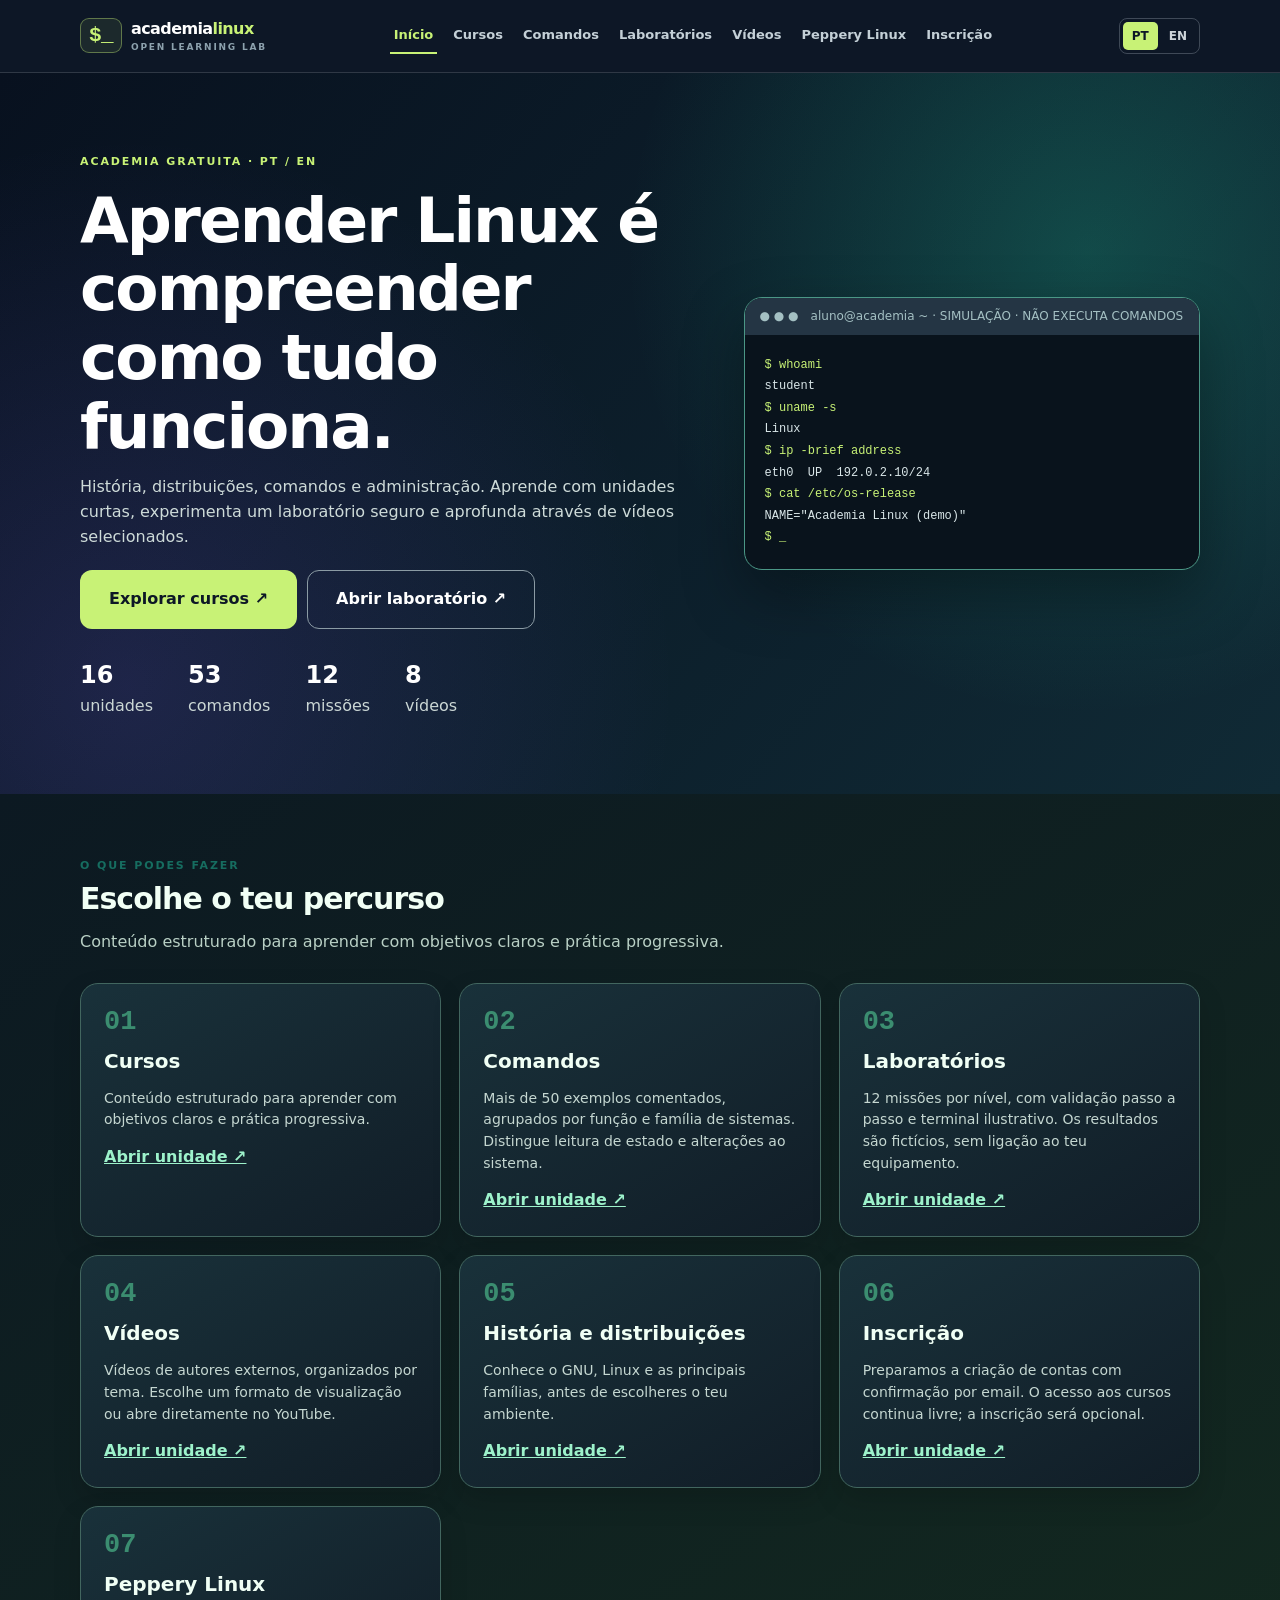
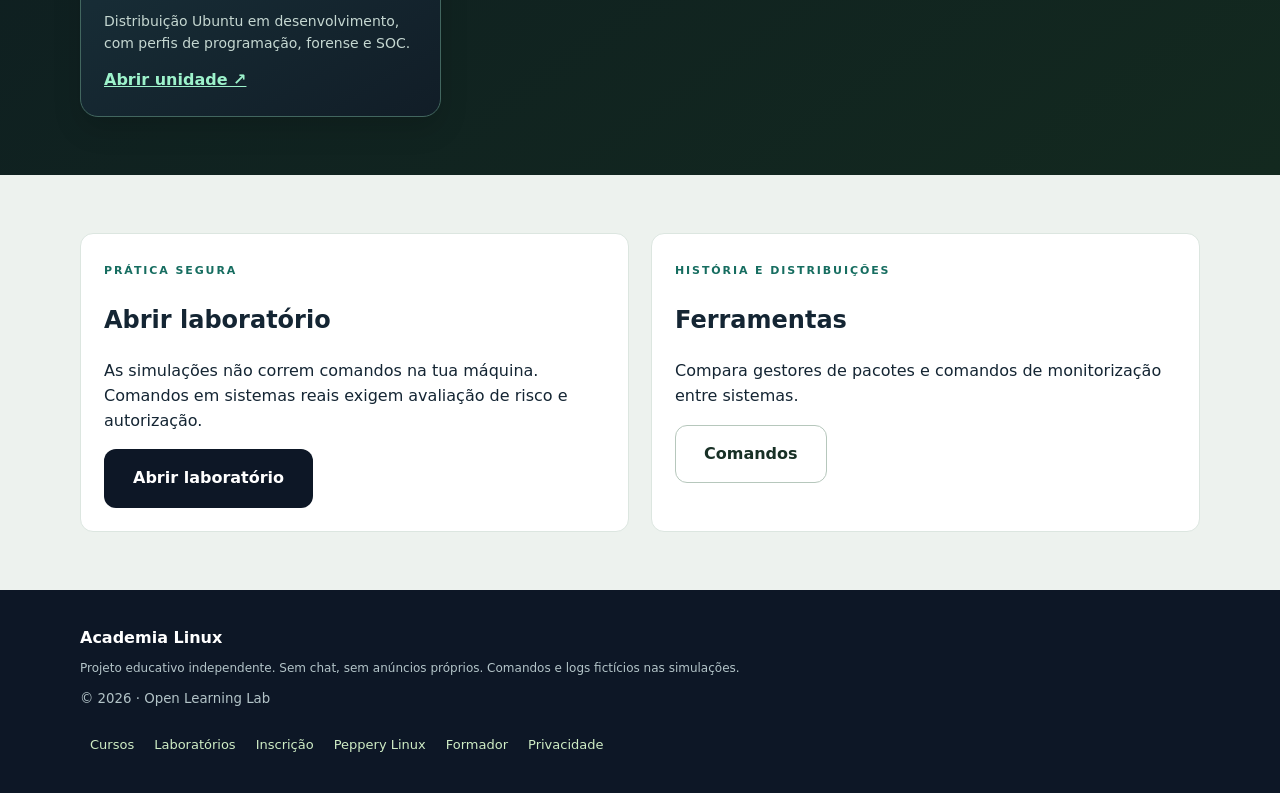
<file: index.html>
<!doctype html>
<html lang="pt-PT">
<head>
<meta charset="utf-8">
<meta name="viewport" content="width=device-width, initial-scale=1">
<meta name="theme-color" content="#0d1726">
<meta name="description" content="Início da Academia Linux: cursos, comandos, laboratórios e vídeos, em português e inglês.">
<meta name="color-scheme" content="light">
<title>Academia Linux — Aprender e praticar Linux</title>
<link rel="icon" type="image/svg+xml" href="favicon.svg">
<link rel="stylesheet" href="portal.css">
<script src="curriculum.js" defer></script>
<script src="conteudos-extra.js" defer></script>
<script src="portal.js" defer></script>
</head>
<body data-page="home">
<div id="app"><noscript>Para utilizar a Academia Linux, ativa JavaScript / Please enable JavaScript to access the academy.</noscript></div>
</body>
</html>
</file>
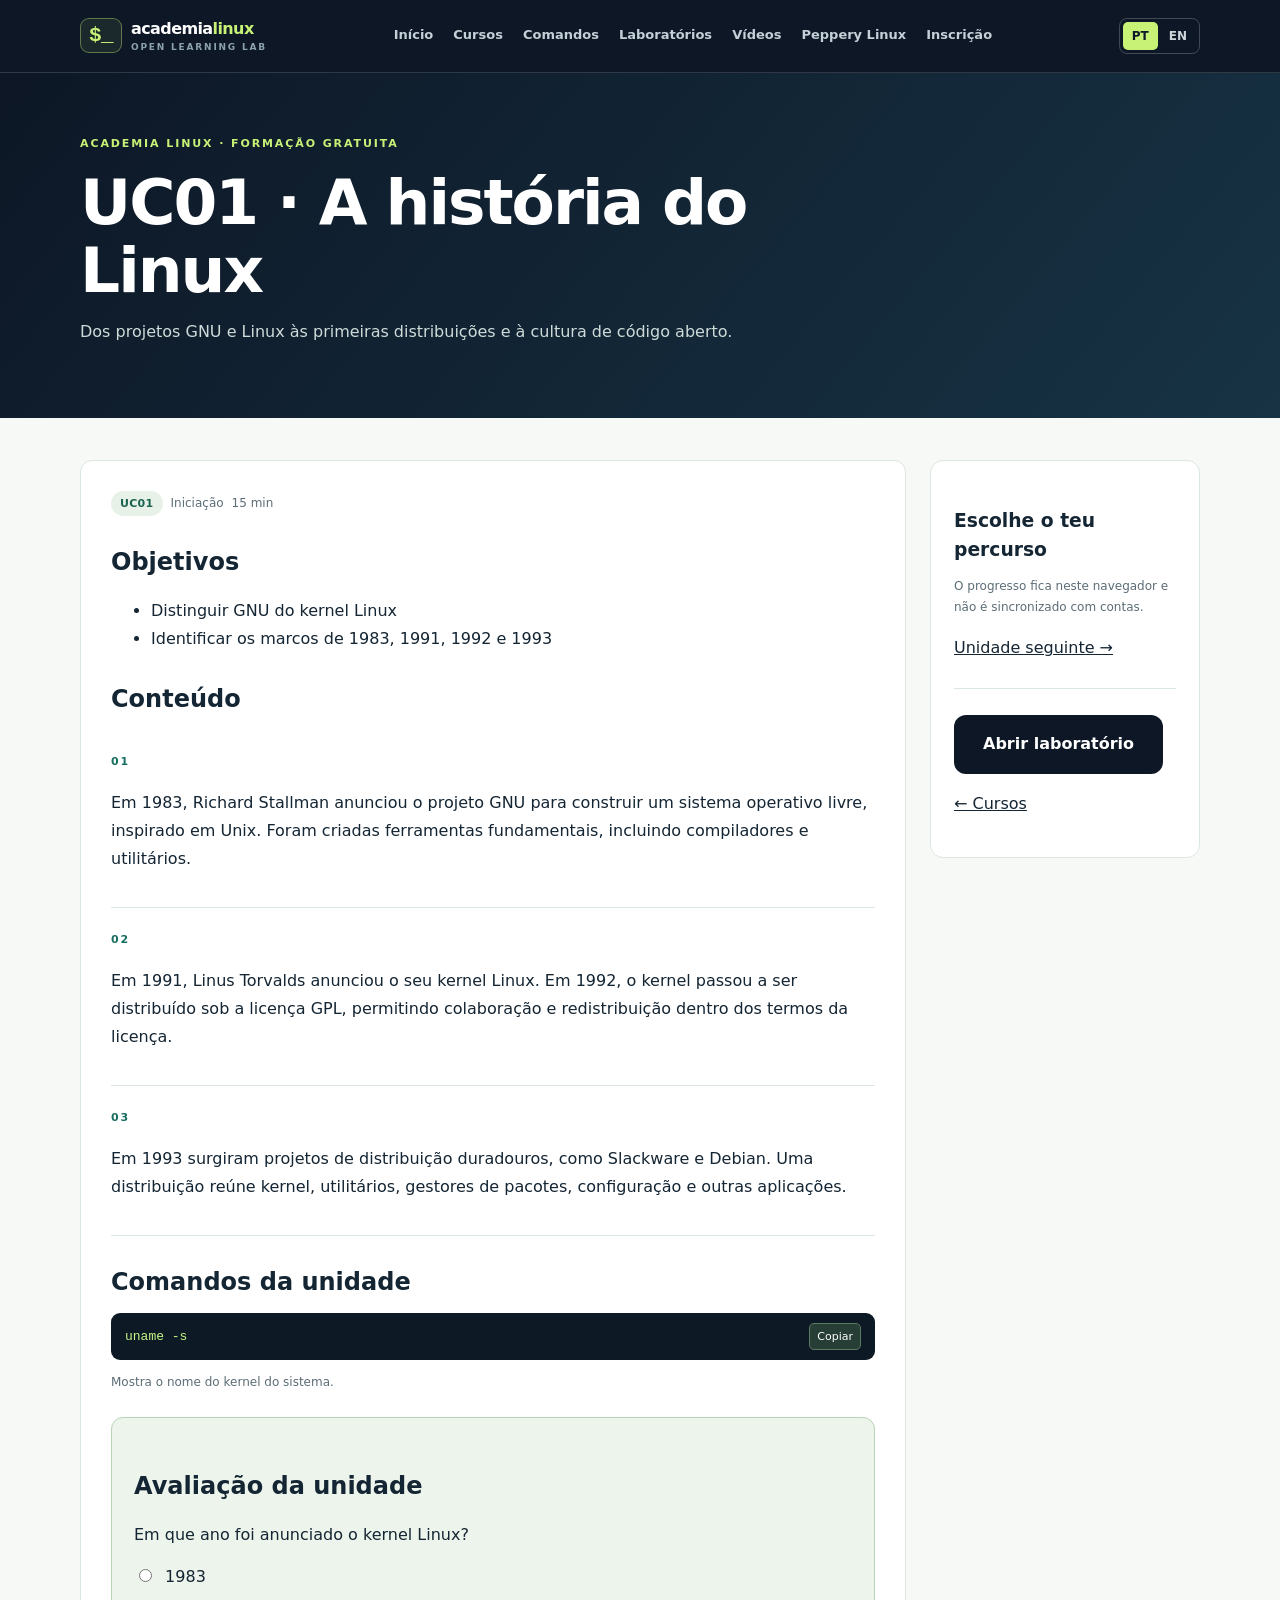
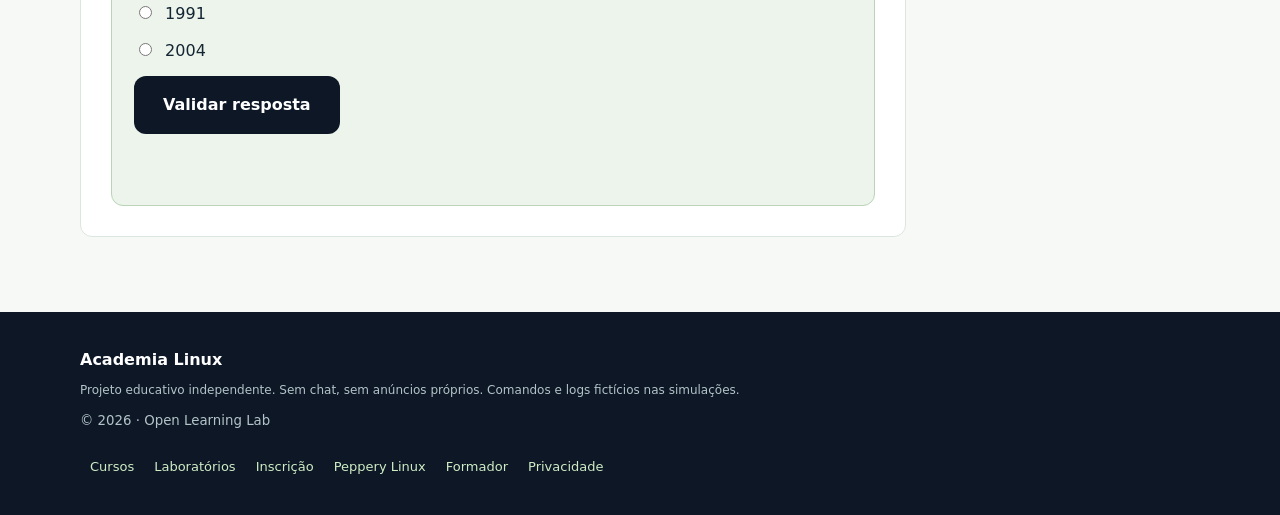
<file: aula.html>
<!doctype html>
<html lang="pt-PT">
<head>
<meta charset="utf-8">
<meta name="viewport" content="width=device-width, initial-scale=1">
<meta name="theme-color" content="#0d1726">
<meta name="description" content="Aulas Linux com conteúdos, comandos, documentação e questões de avaliação.">
<meta name="color-scheme" content="light">
<title>Unidade de aprendizagem | Academia Linux</title>
<link rel="icon" type="image/svg+xml" href="favicon.svg">
<link rel="stylesheet" href="portal.css">
<script src="curriculum.js" defer></script>
<script src="conteudos-extra.js" defer></script>
<script src="portal.js" defer></script>
<script src="study-tracker.js" defer></script>
<script src="auth-config.js" defer></script>
<script src="member-access.js" defer></script>
</head>
<body data-page="lesson">
<div id="app"><noscript>Para utilizar a Academia Linux, ativa JavaScript / Please enable JavaScript to access the academy.</noscript></div>
</body>
</html>
</file>
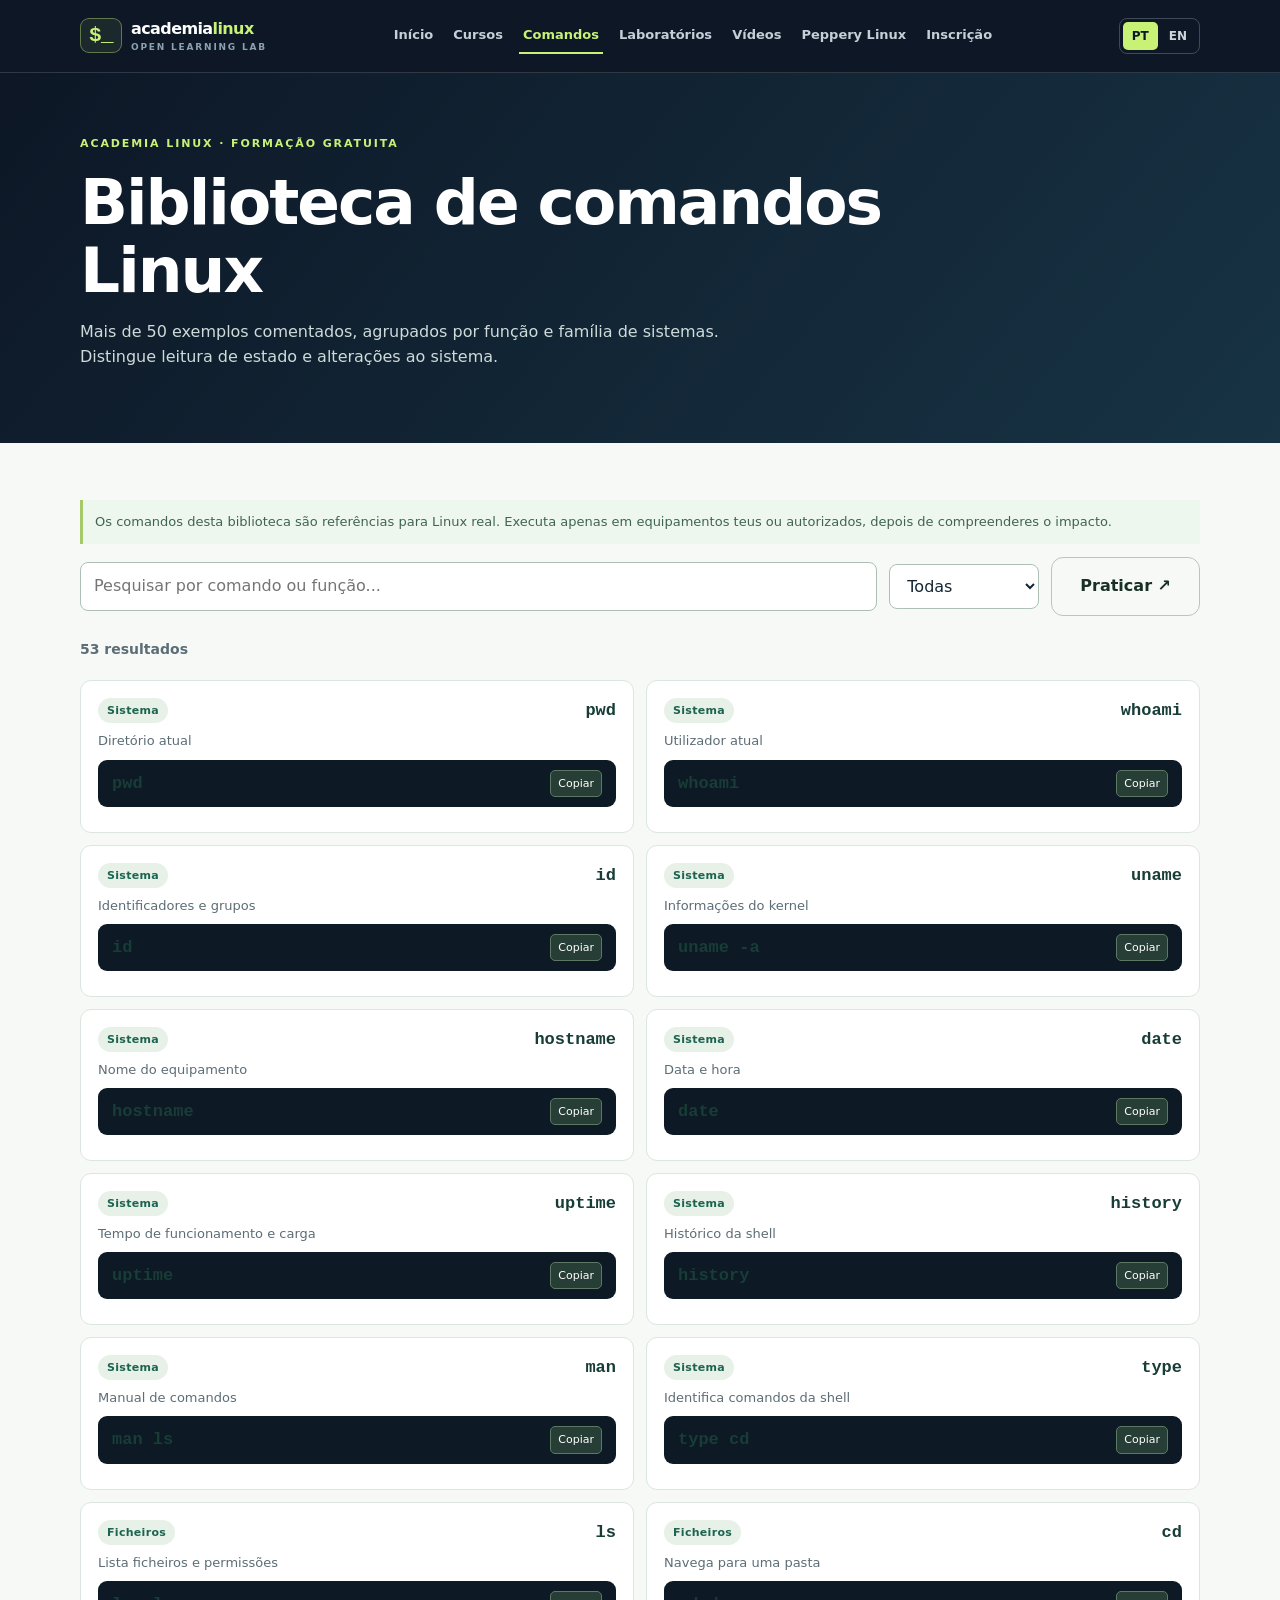
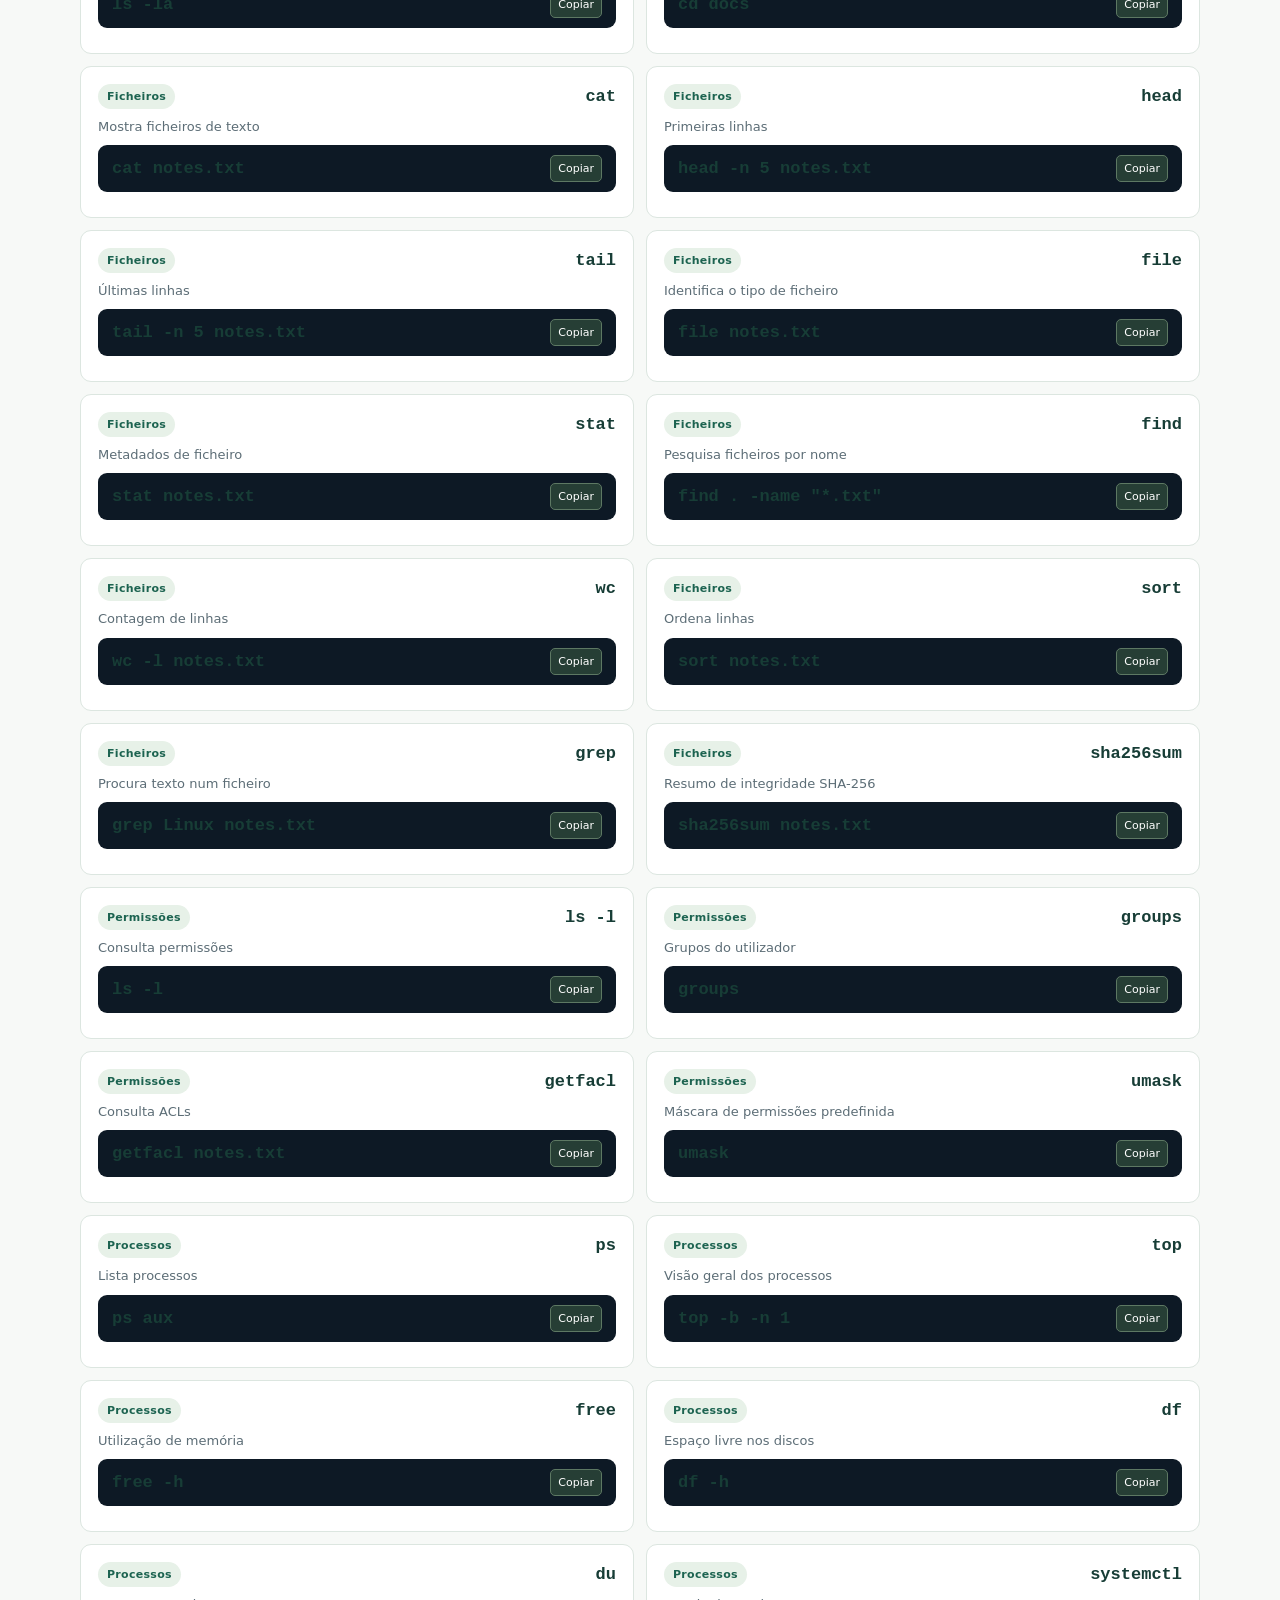
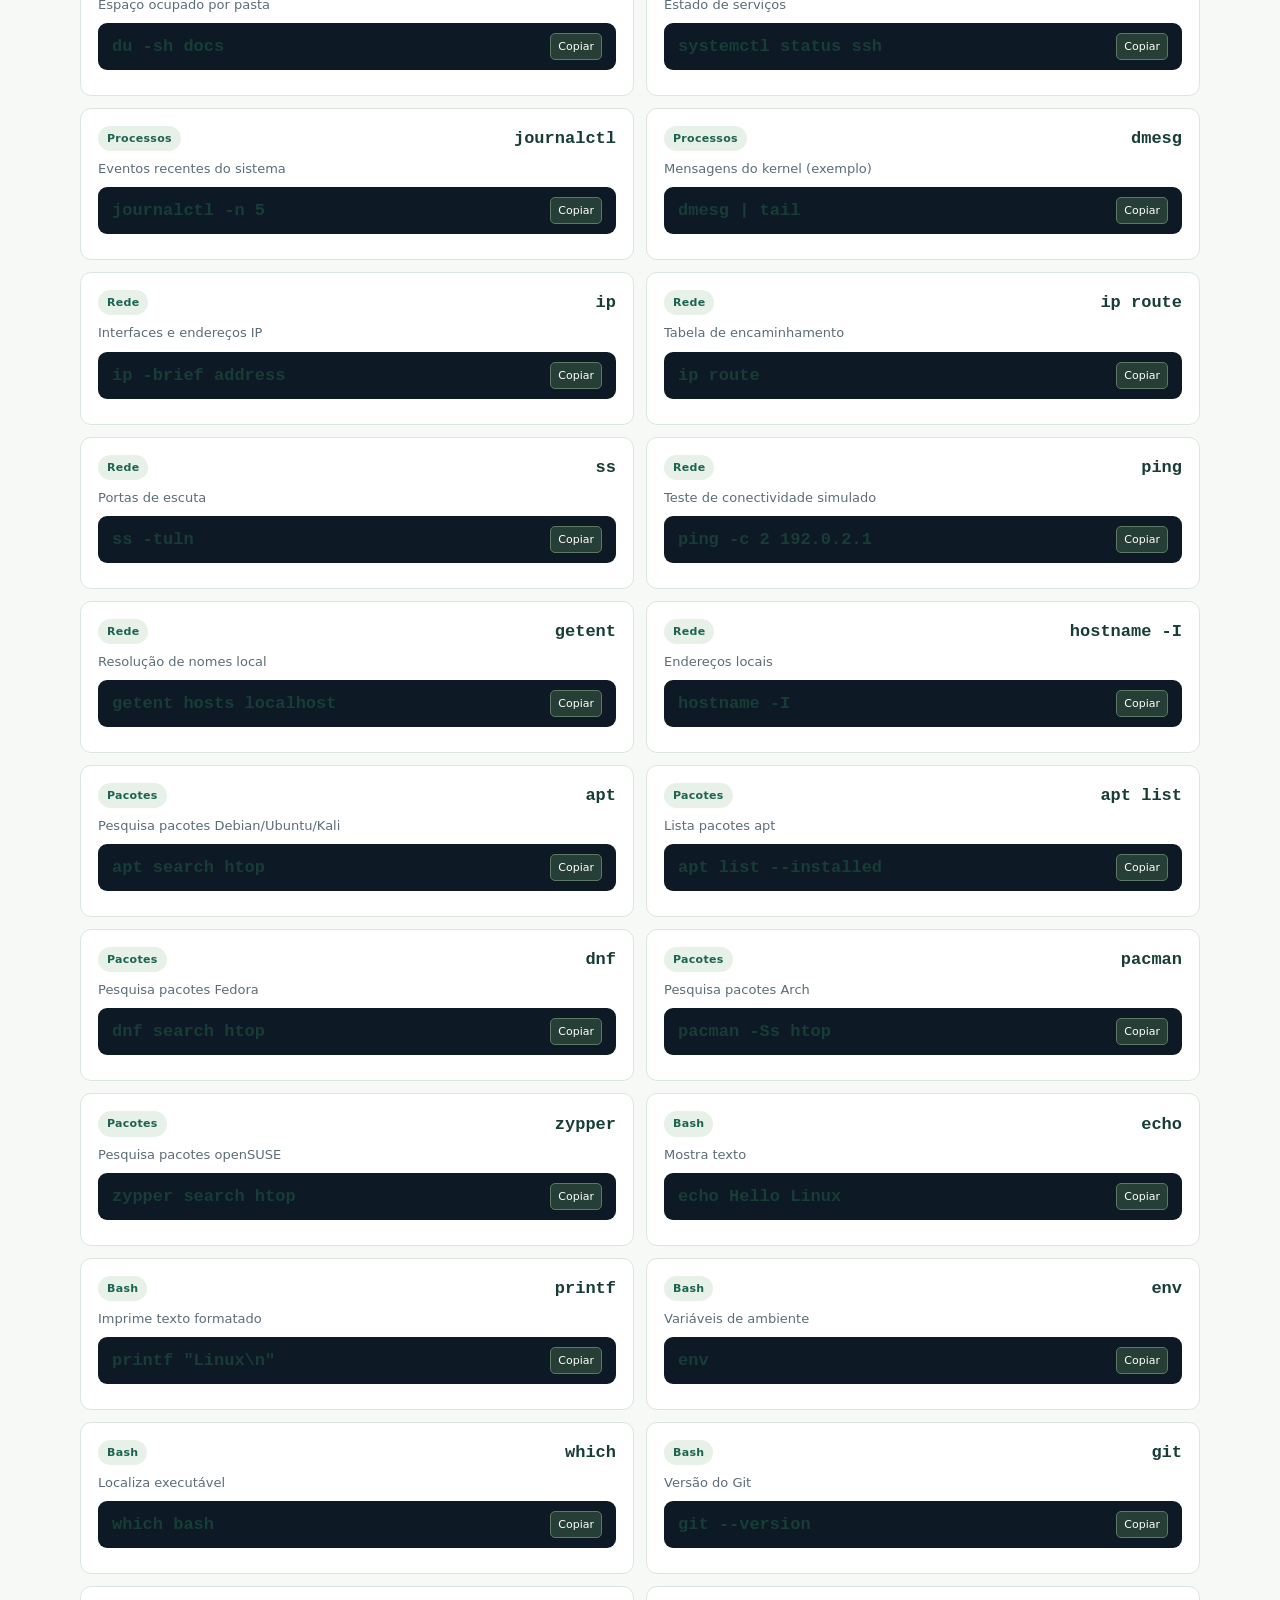
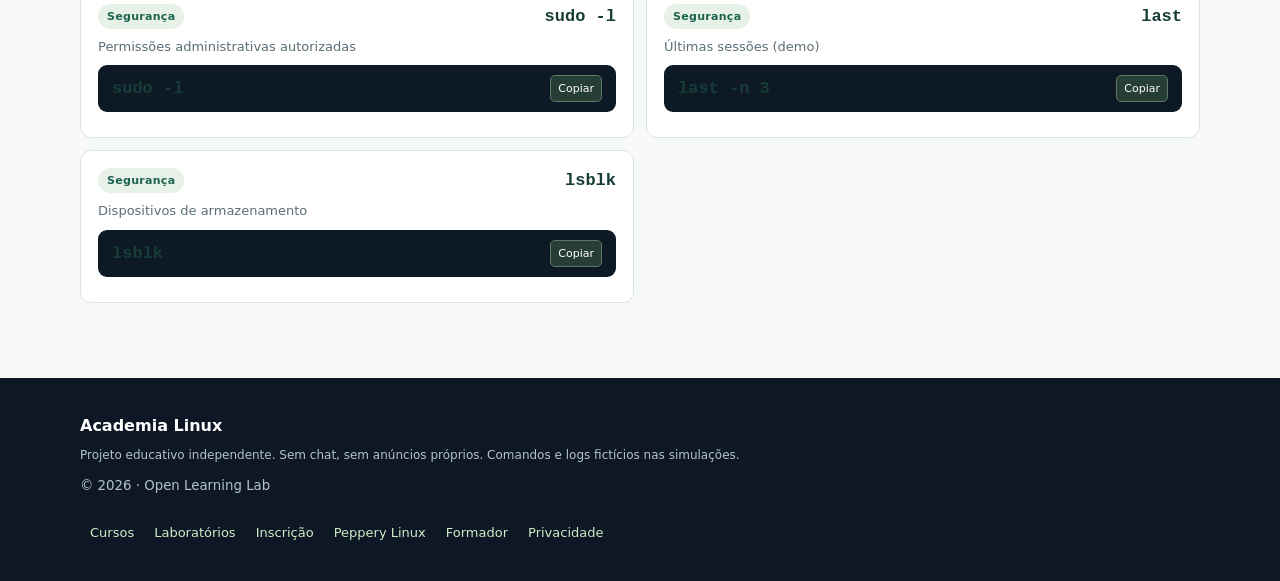
<file: comandos.html>
<!doctype html>
<html lang="pt-PT">
<head>
<meta charset="utf-8">
<meta name="viewport" content="width=device-width, initial-scale=1">
<meta name="theme-color" content="#0d1726">
<meta name="description" content="Biblioteca de mais de 50 comandos Linux com exemplos, pesquisa e explicações.">
<meta name="color-scheme" content="light">
<title>Comandos Linux | Academia Linux</title>
<link rel="icon" type="image/svg+xml" href="favicon.svg">
<link rel="stylesheet" href="portal.css">
<script src="curriculum.js" defer></script>
<script src="conteudos-extra.js" defer></script>
<script src="portal.js" defer></script>
</head>
<body data-page="commands">
<div id="app"><noscript>Para utilizar a Academia Linux, ativa JavaScript / Please enable JavaScript to access the academy.</noscript></div>
</body>
</html>
</file>
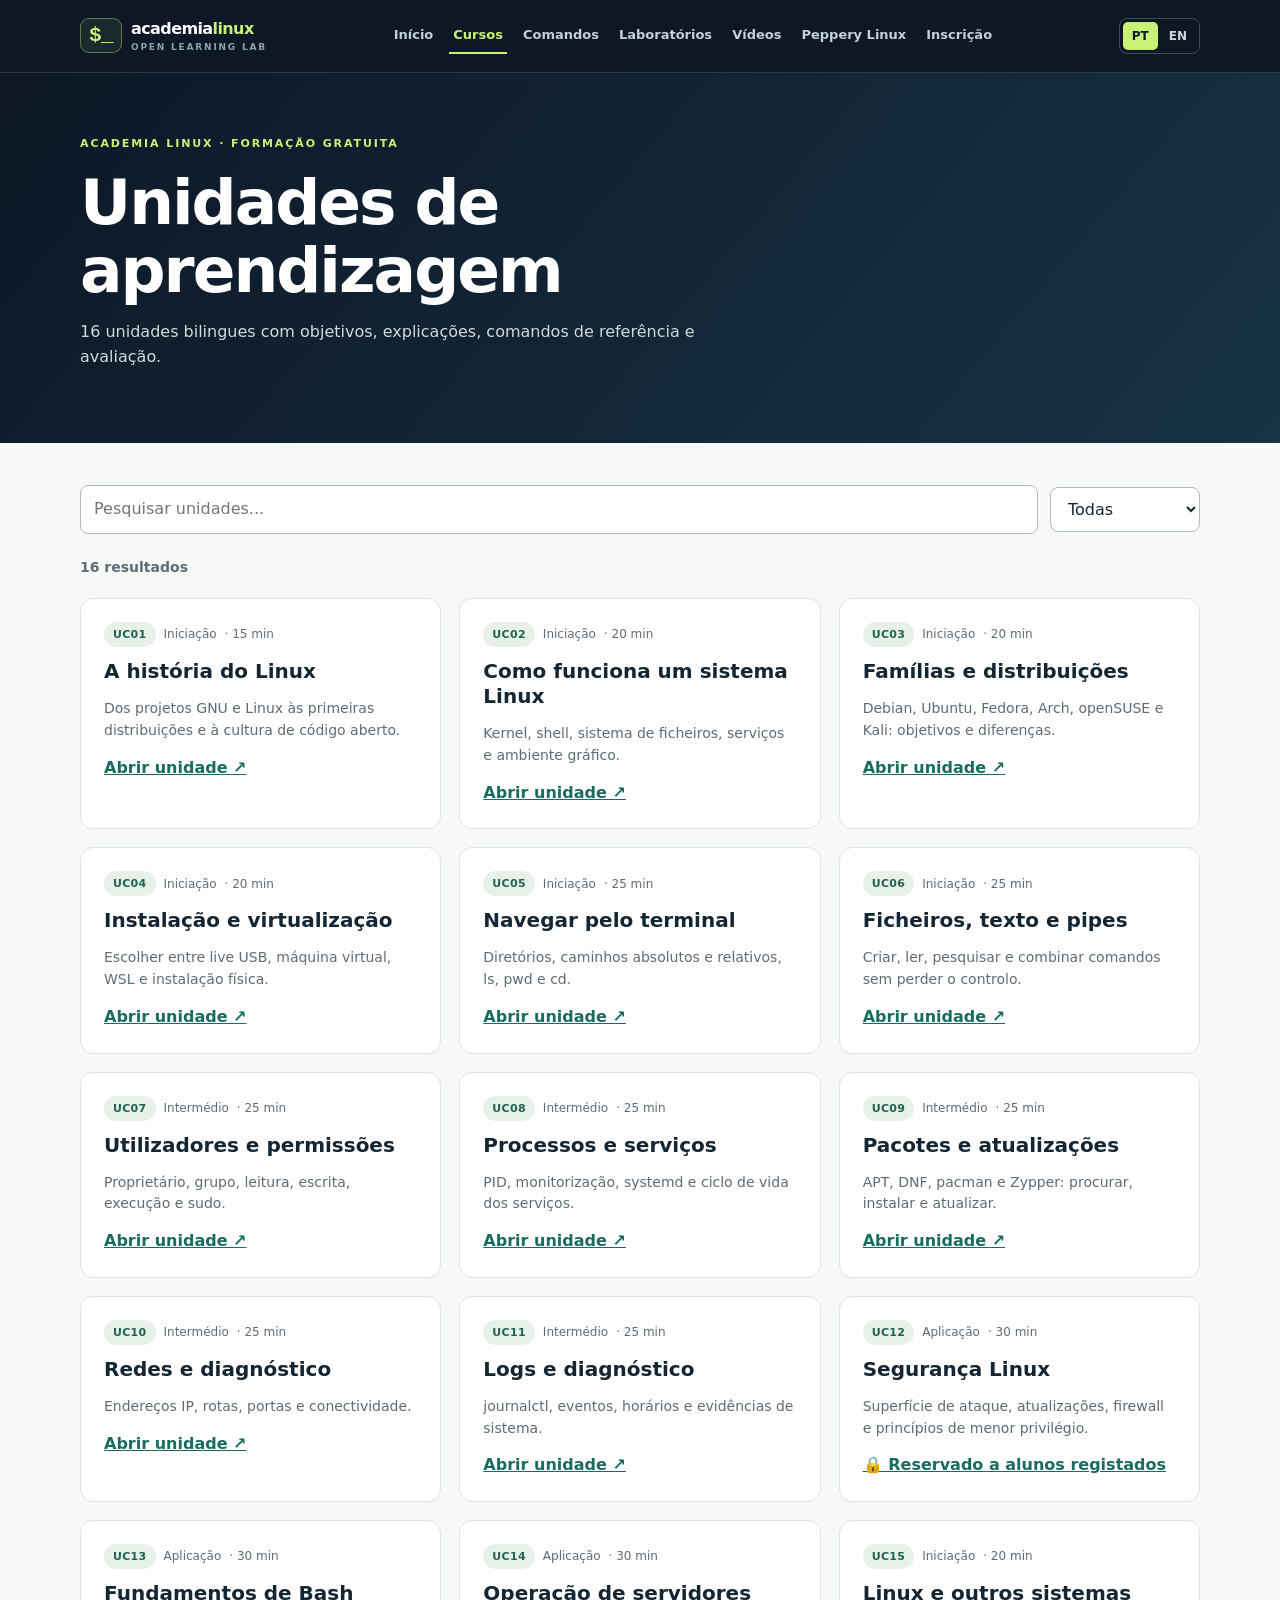
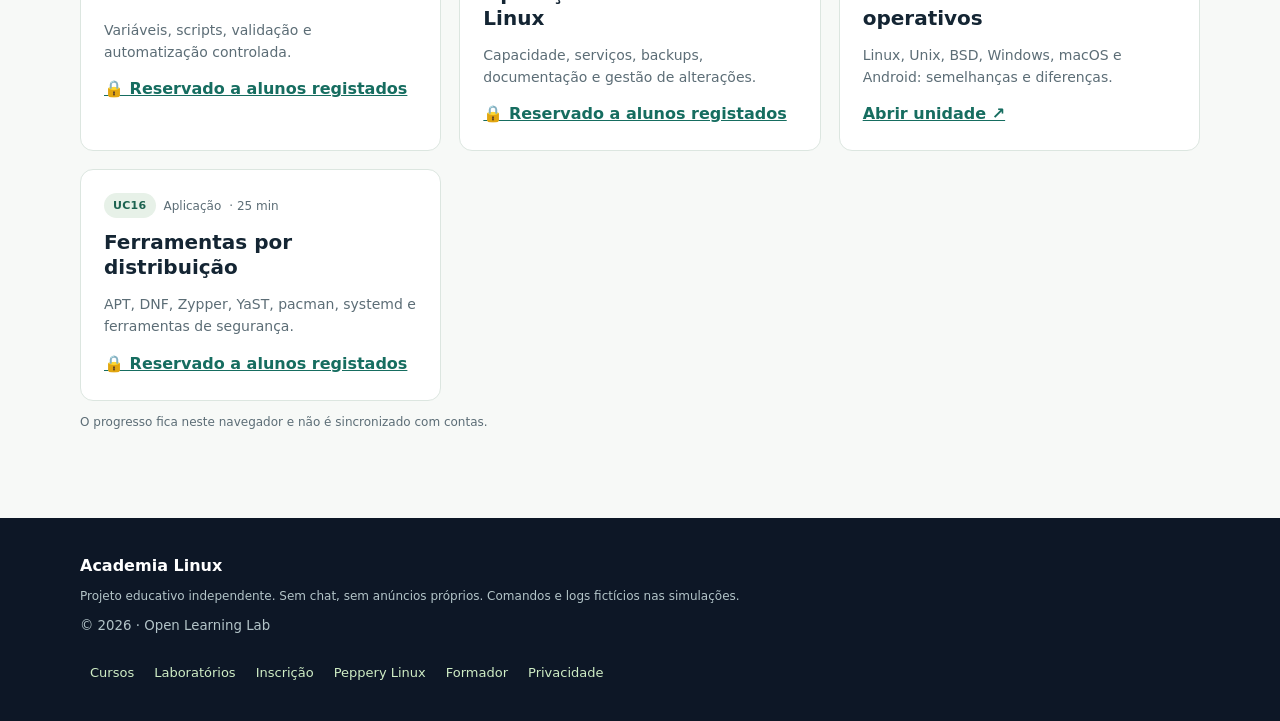
<file: cursos.html>
<!doctype html>
<html lang="pt-PT">
<head>
<meta charset="utf-8">
<meta name="viewport" content="width=device-width, initial-scale=1">
<meta name="theme-color" content="#0d1726">
<meta name="description" content="16 unidades de aprendizagem Linux em português e inglês, de iniciação até administração.">
<meta name="color-scheme" content="light">
<title>Cursos Linux | Academia Linux</title>
<link rel="icon" type="image/svg+xml" href="favicon.svg">
<link rel="stylesheet" href="portal.css">
<script src="curriculum.js" defer></script>
<script src="conteudos-extra.js" defer></script>
<script src="portal.js" defer></script>
</head>
<body data-page="courses">
<div id="app"><noscript>Para utilizar a Academia Linux, ativa JavaScript / Please enable JavaScript to access the academy.</noscript></div>
</body>
</html>
</file>
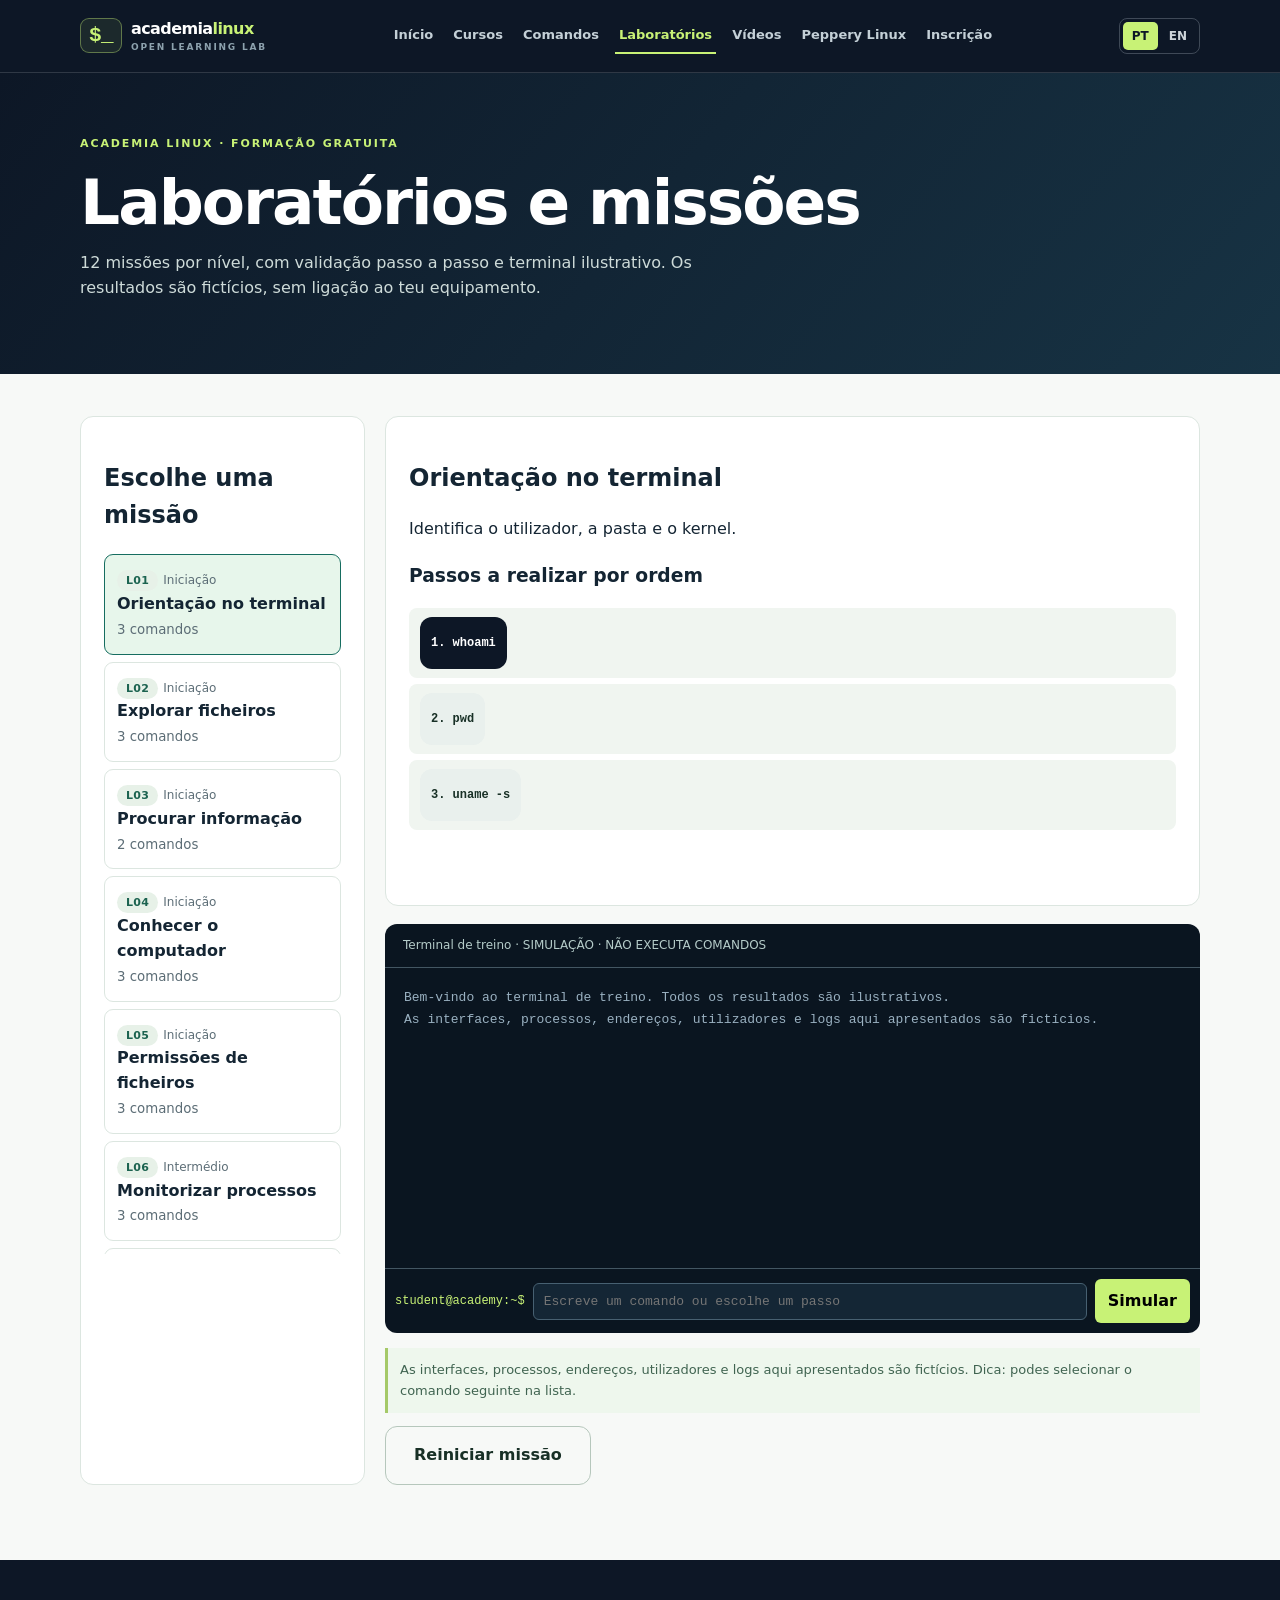
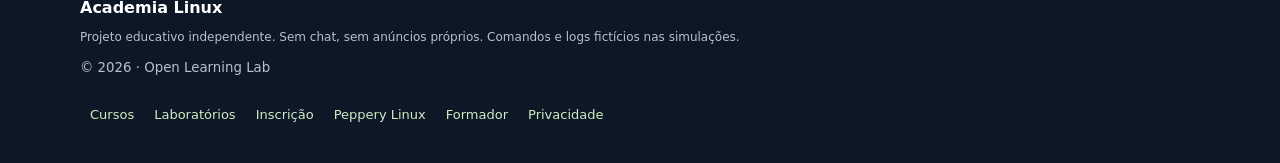
<file: laboratorios.html>
<!doctype html>
<html lang="pt-PT">
<head>
<meta charset="utf-8">
<meta name="viewport" content="width=device-width, initial-scale=1">
<meta name="theme-color" content="#0d1726">
<meta name="description" content="12 missões didáticas com terminal simulado, validação de passos e níveis.">
<meta name="color-scheme" content="light">
<title>Laboratórios Linux | Academia Linux</title>
<link rel="icon" type="image/svg+xml" href="favicon.svg">
<link rel="stylesheet" href="portal.css">
<script src="curriculum.js" defer></script>
<script src="conteudos-extra.js" defer></script>
<script src="portal.js" defer></script>
<script src="auth-config.js" defer></script>
<script src="study-tracker.js" defer></script>
</head>
<body data-page="labs">
<div id="app"><noscript>Para utilizar a Academia Linux, ativa JavaScript / Please enable JavaScript to access the academy.</noscript></div>
</body>
</html>
</file>
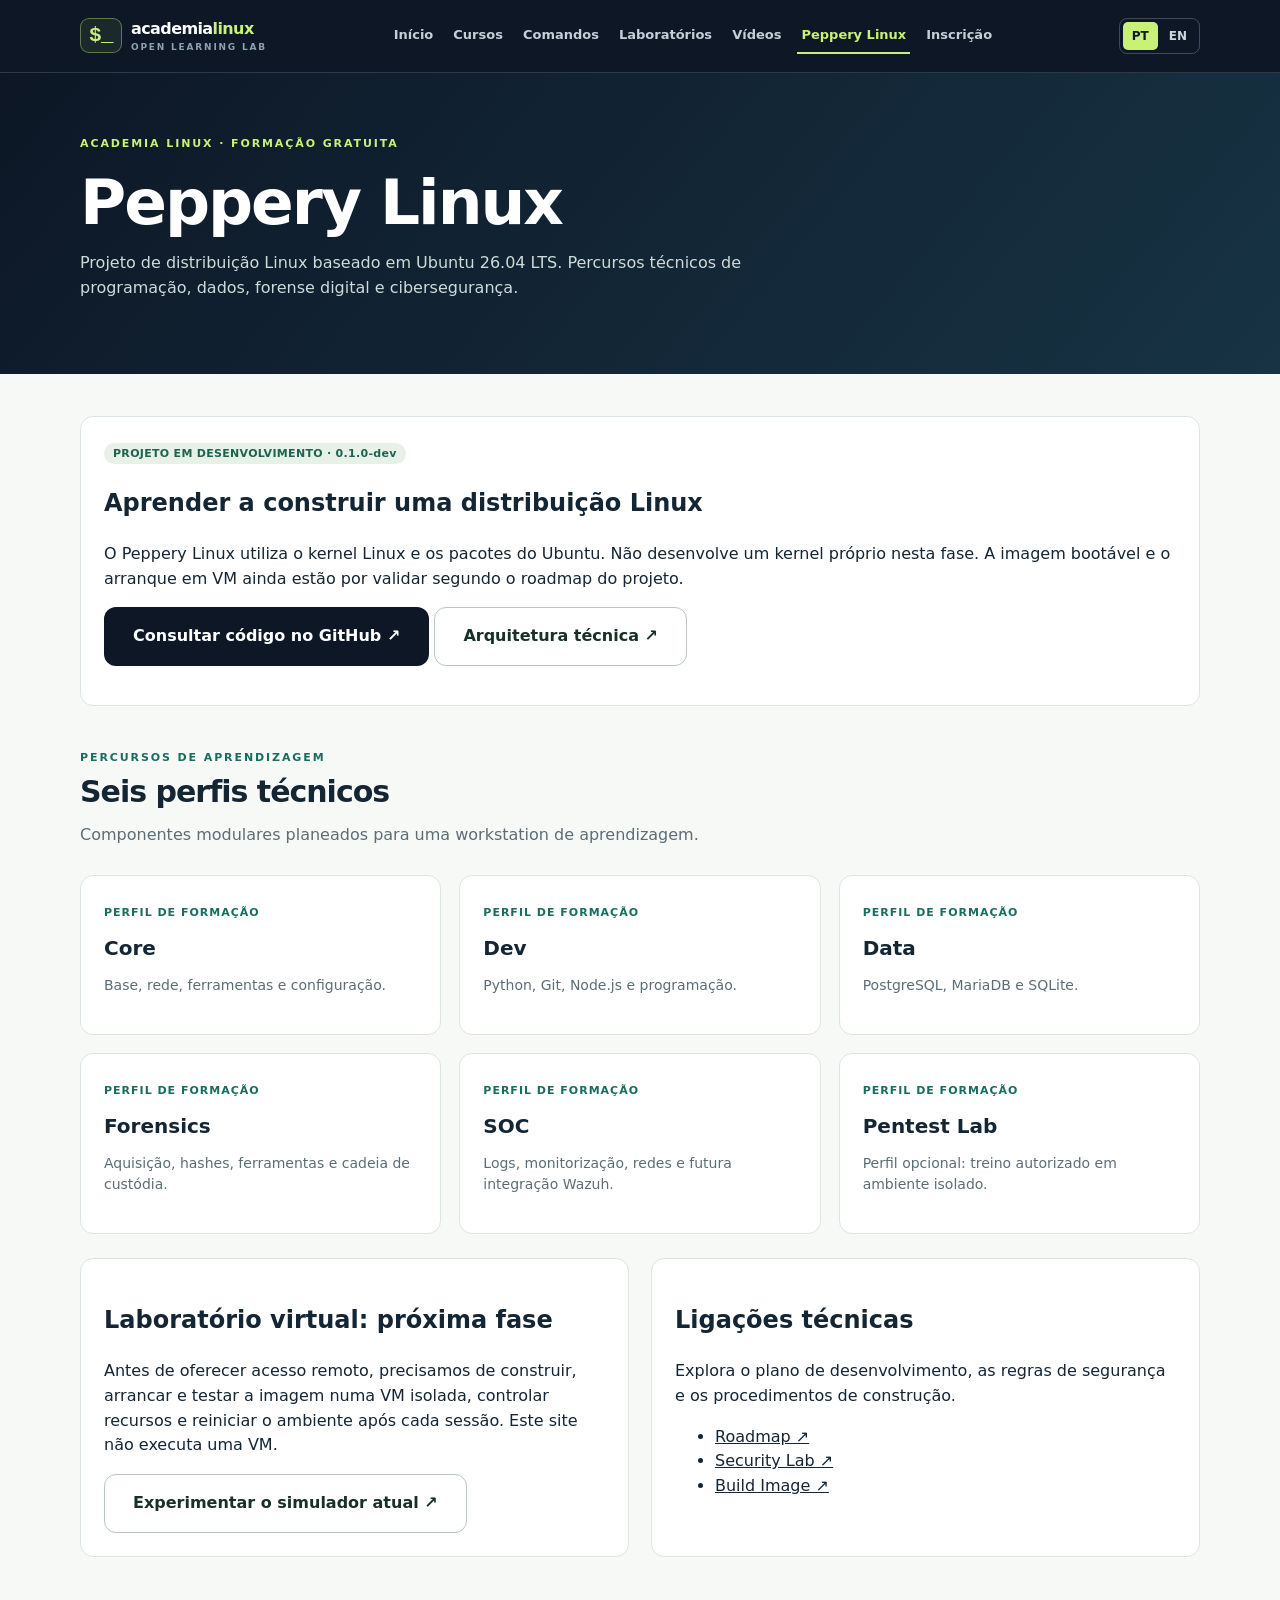
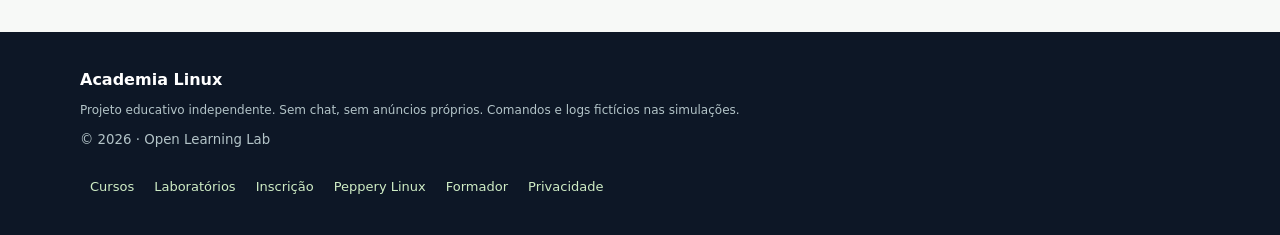
<file: peppery.html>
<!doctype html>
<html lang="pt-PT">
<head>
<meta charset="utf-8">
<meta name="viewport" content="width=device-width, initial-scale=1">
<meta name="theme-color" content="#0d1726">
<meta name="description" content="Peppery Linux: distribuição derivada de Ubuntu, perfis de aprendizagem, arquitetura e roadmap.">
<meta name="color-scheme" content="light">
<title>Peppery Linux | Academia Linux</title>
<link rel="icon" type="image/svg+xml" href="favicon.svg">
<link rel="stylesheet" href="portal.css">
<script src="curriculum.js" defer></script>
<script src="conteudos-extra.js" defer></script>
<script src="portal.js" defer></script>
</head>
<body data-page="peppery">
<div id="app"><noscript>Para utilizar a Academia Linux, ativa JavaScript / Please enable JavaScript to access the academy.</noscript></div>
</body>
</html>
</file>
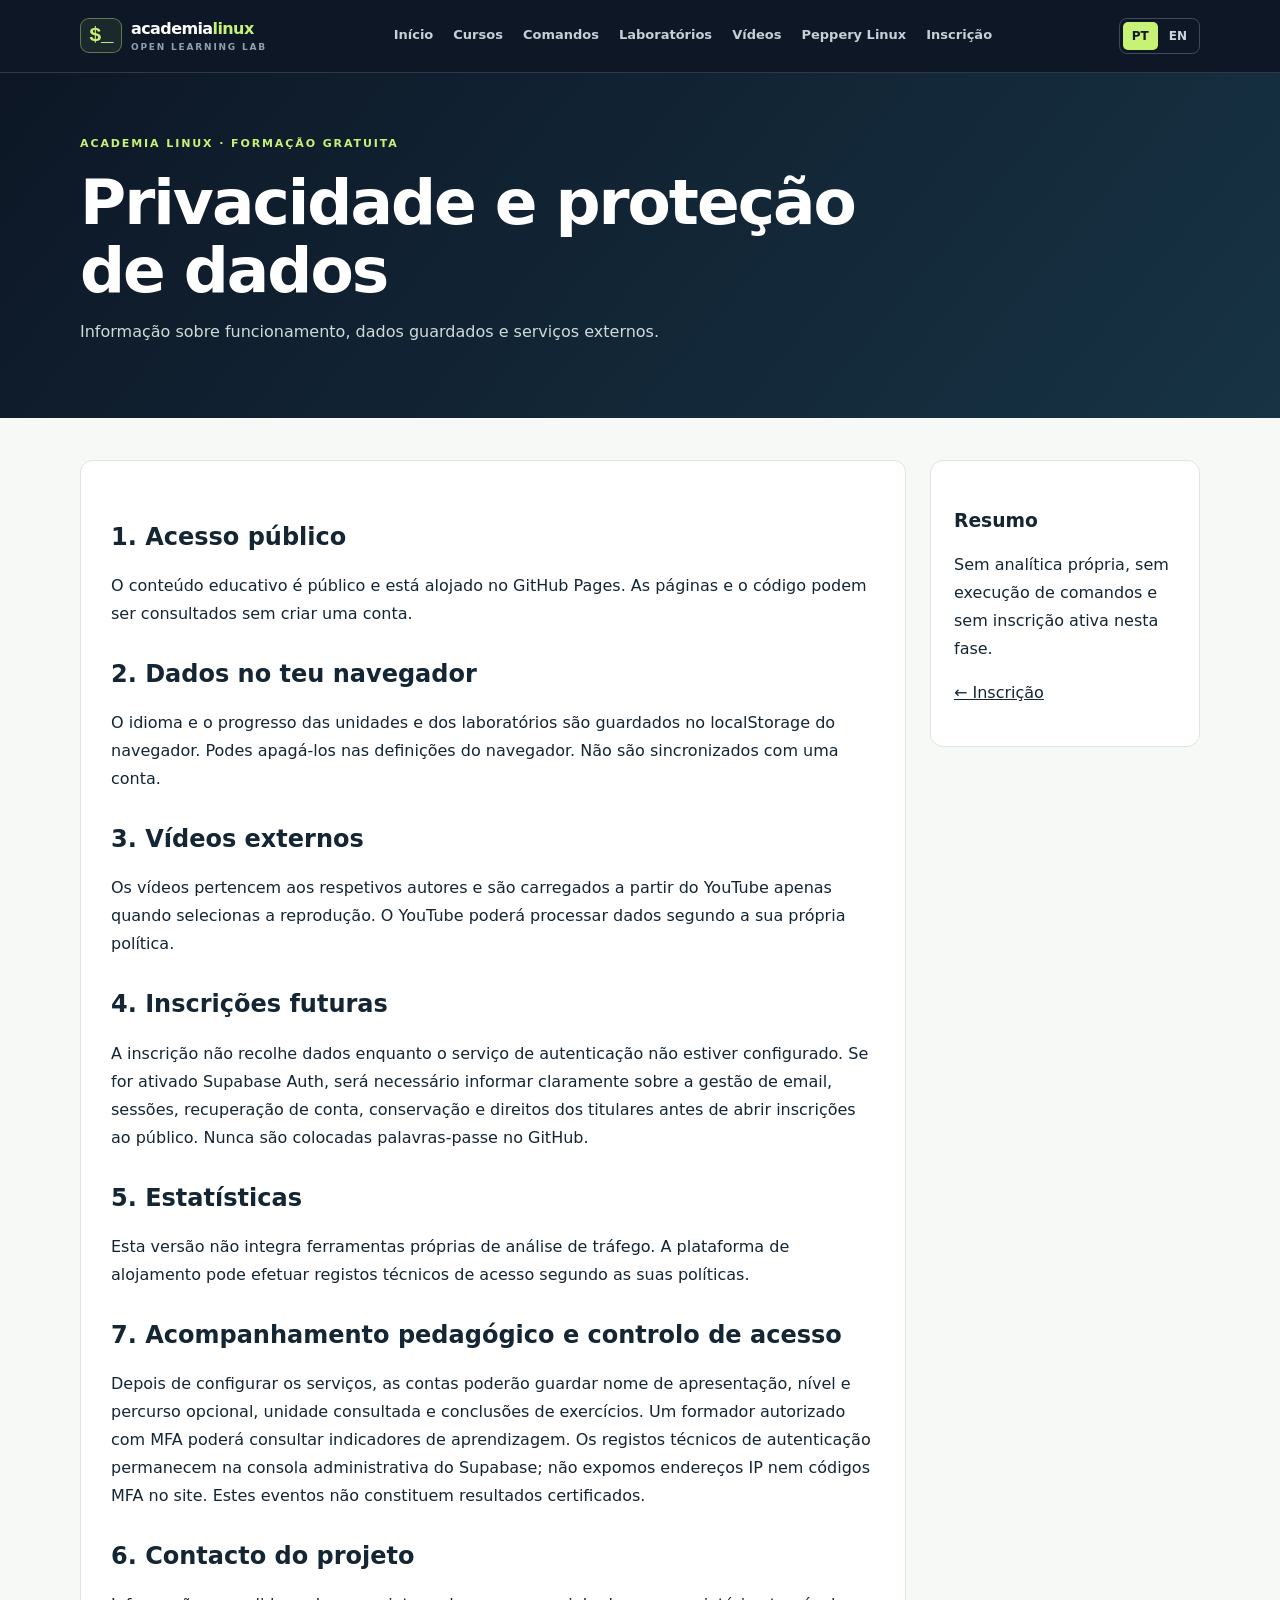
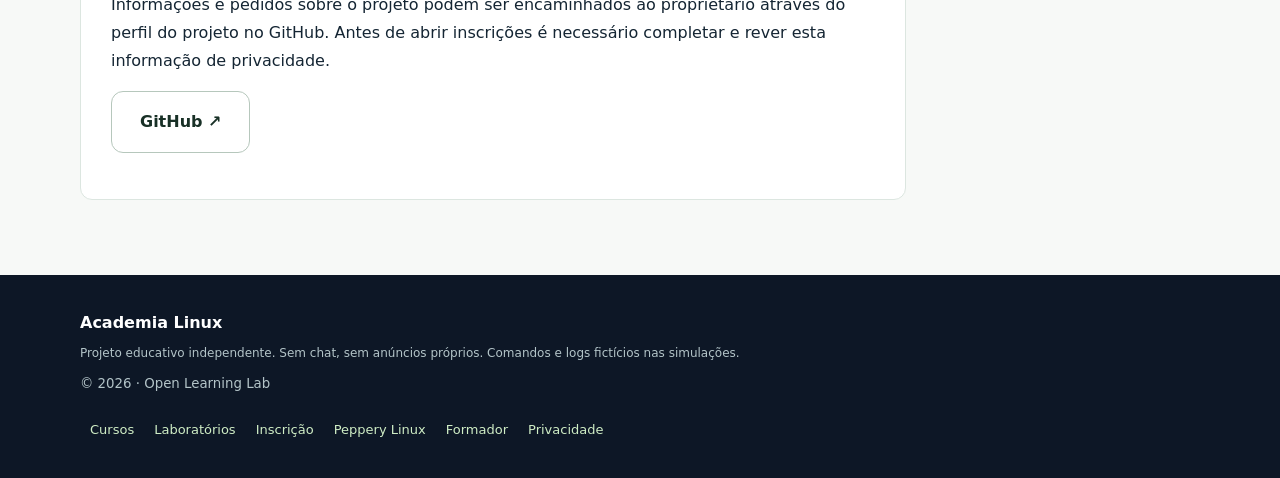
<file: privacidade.html>
<!doctype html>
<html lang="pt-PT">
<head>
<meta charset="utf-8">
<meta name="viewport" content="width=device-width, initial-scale=1">
<meta name="theme-color" content="#0d1726">
<meta name="description" content="Informação sobre dados e privacidade da Academia Linux.">
<meta name="color-scheme" content="light">
<title>Privacidade | Academia Linux</title>
<link rel="icon" type="image/svg+xml" href="favicon.svg">
<link rel="stylesheet" href="portal.css">
<script src="curriculum.js" defer></script>
<script src="conteudos-extra.js" defer></script>
<script src="portal.js" defer></script>
</head>
<body data-page="privacy">
<div id="app"><noscript>Para utilizar a Academia Linux, ativa JavaScript / Please enable JavaScript to access the academy.</noscript></div>
</body>
</html>
</file>
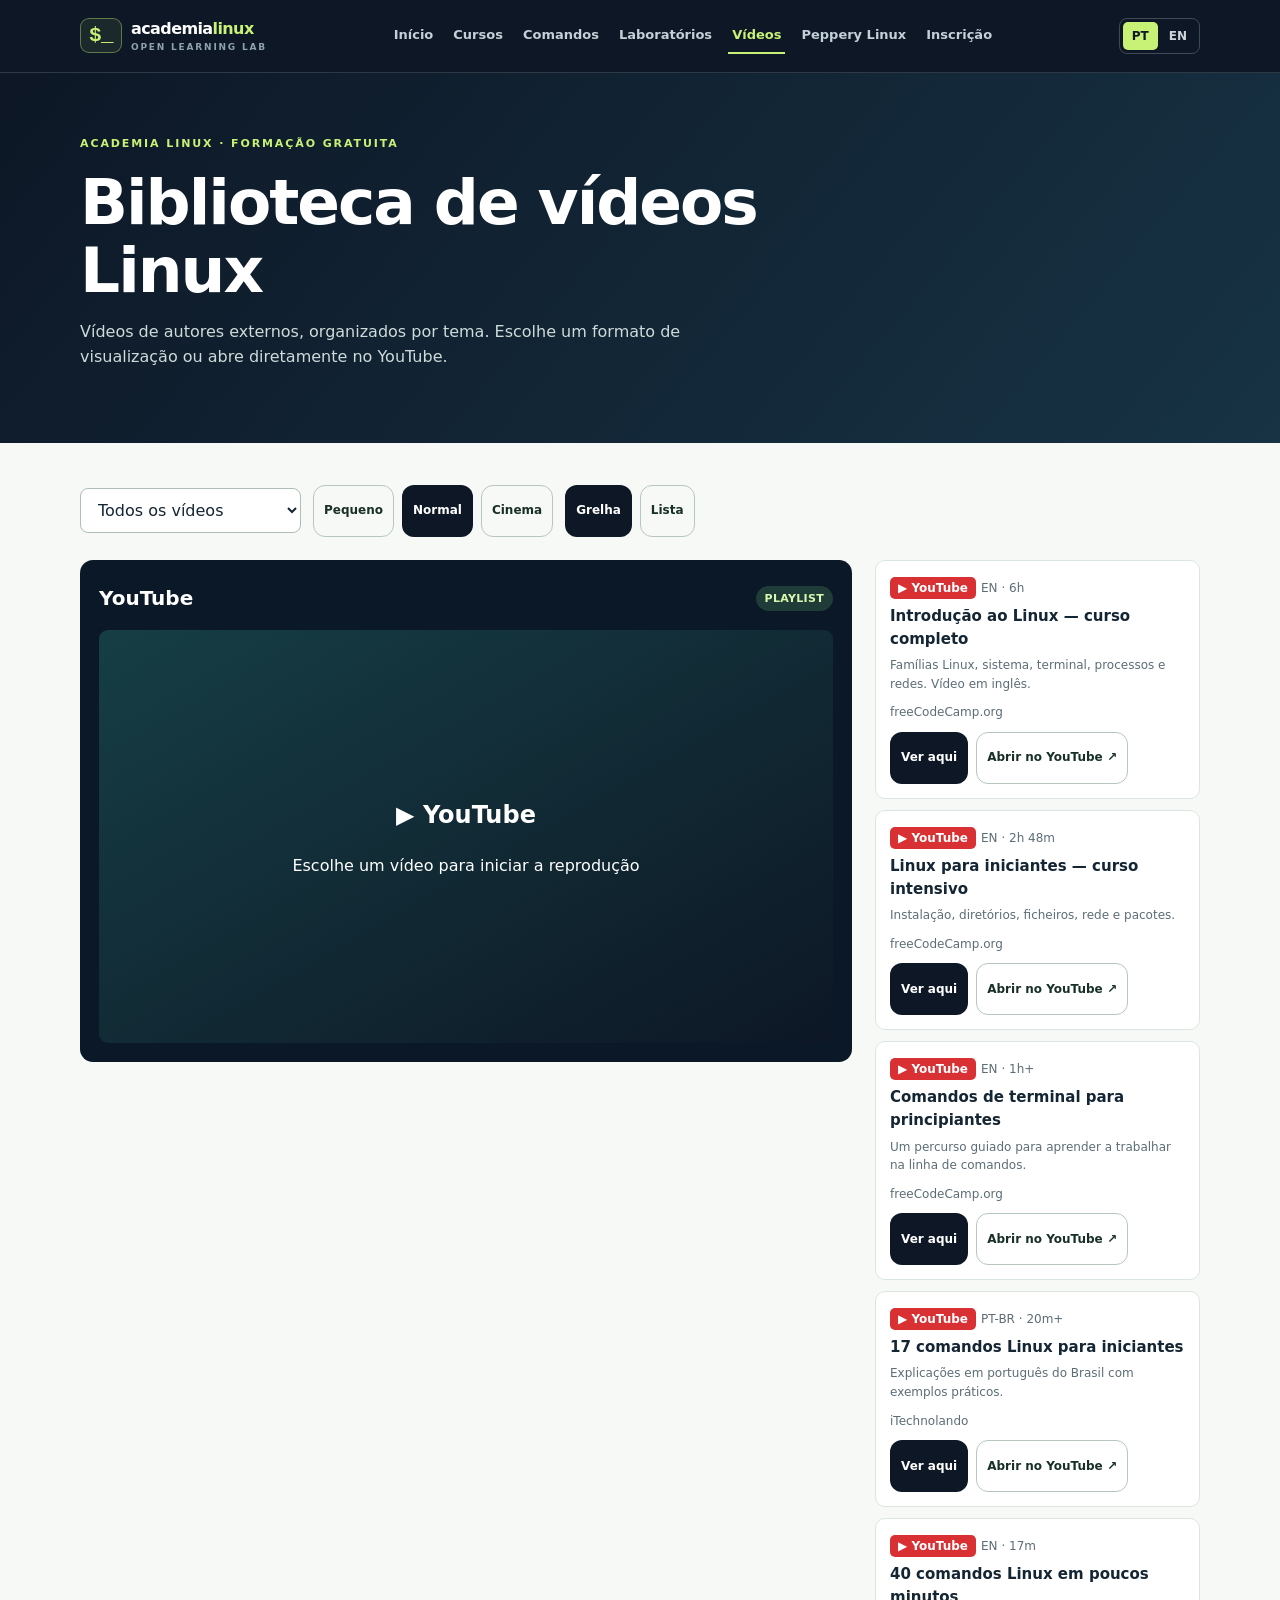
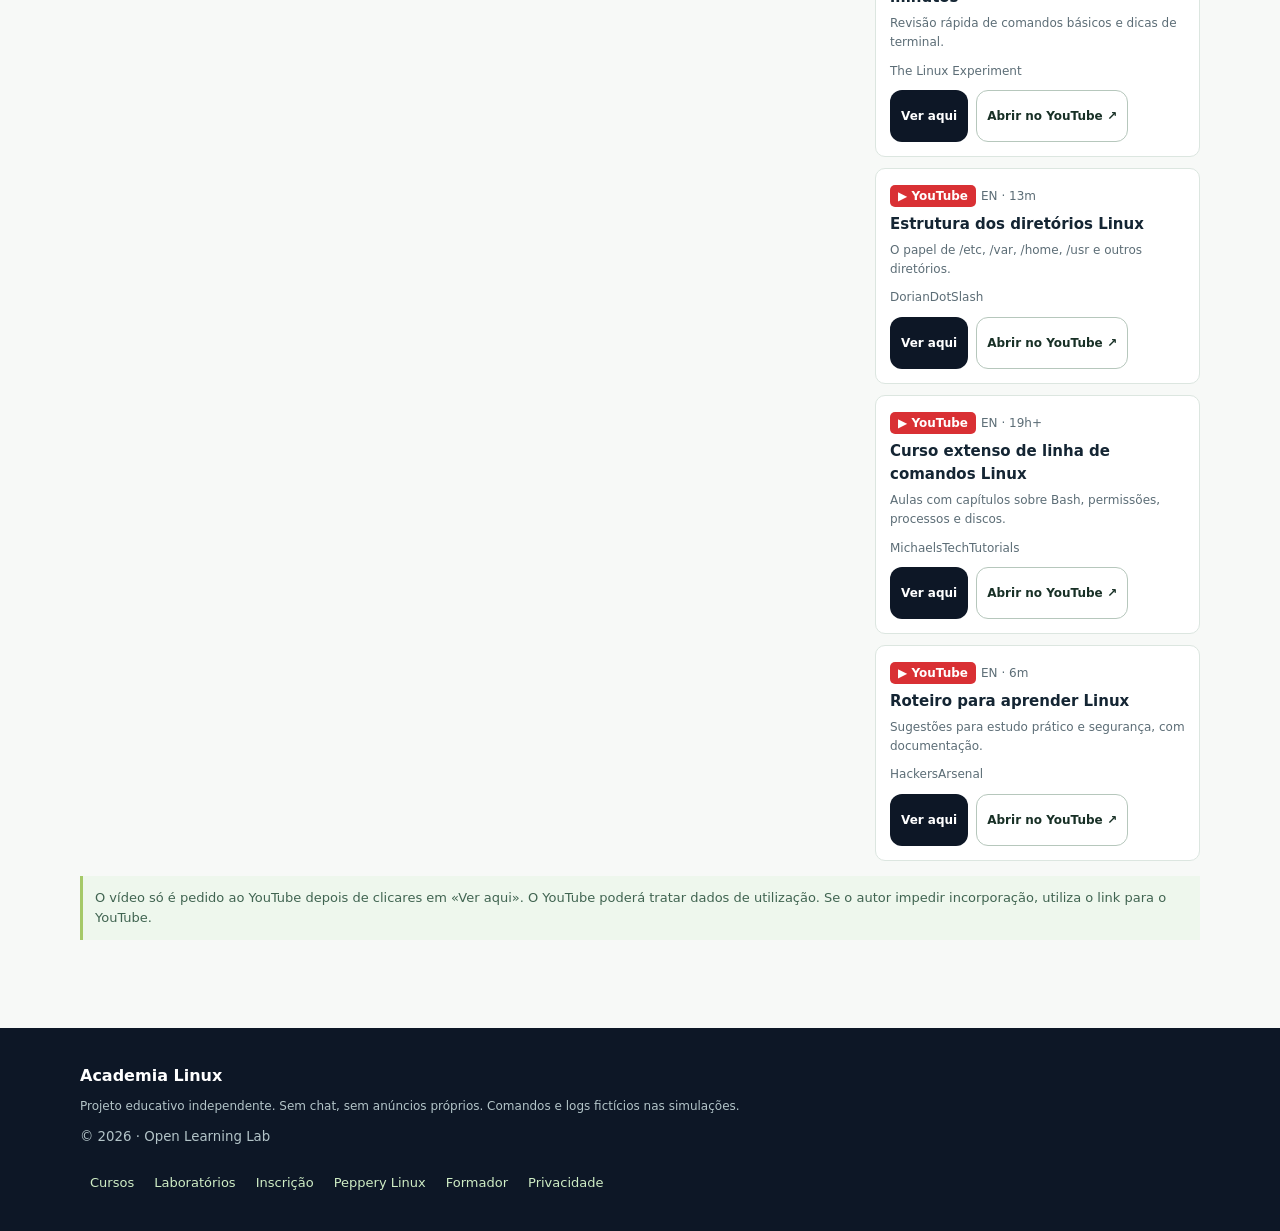
<file: videos.html>
<!doctype html>
<html lang="pt-PT">
<head>
<meta charset="utf-8">
<meta name="viewport" content="width=device-width, initial-scale=1">
<meta name="theme-color" content="#0d1726">
<meta name="description" content="Videoteca Linux com 8 vídeos selecionados, modos pequeno, normal e cinema.">
<meta name="color-scheme" content="light">
<title>Vídeos Linux | Academia Linux</title>
<link rel="icon" type="image/svg+xml" href="favicon.svg">
<link rel="stylesheet" href="portal.css">
<script src="curriculum.js" defer></script>
<script src="conteudos-extra.js" defer></script>
<script src="portal.js" defer></script>
</head>
<body data-page="videos">
<div id="app"><noscript>Para utilizar a Academia Linux, ativa JavaScript / Please enable JavaScript to access the academy.</noscript></div>
</body>
</html>
</file>
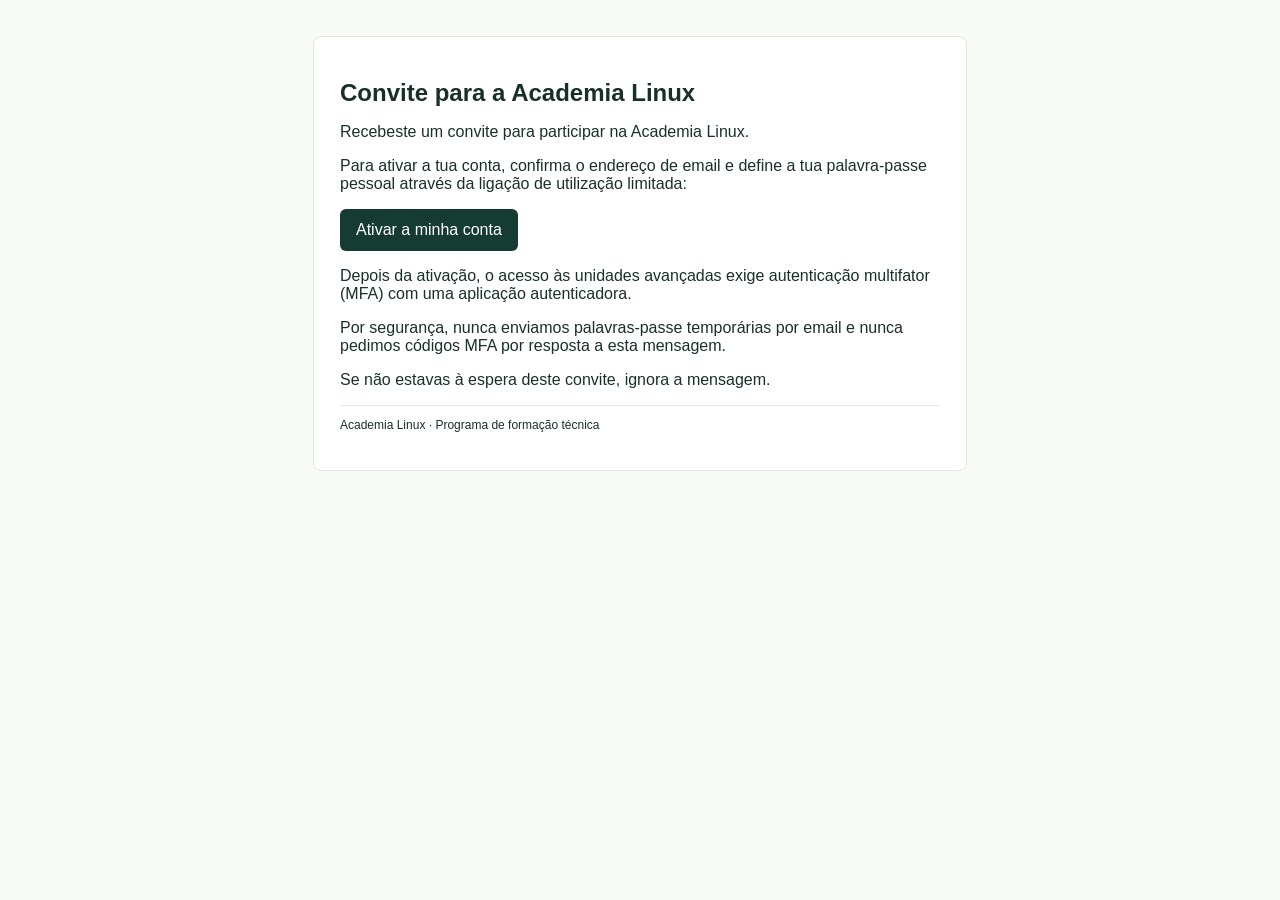
<file: backend/email/convite-aluno.html>
<!doctype html>
<html lang="pt-PT">
<head><meta charset="utf-8"><title>Convite — Academia Linux</title></head>
<body style="font-family:Arial,Helvetica,sans-serif;color:#193027;background:#f7faf7;padding:28px">
<div style="max-width:600px;margin:auto;background:#fff;padding:26px;border:1px solid #dfe7df;border-radius:8px">
<h1 style="font-size:24px">Convite para a Academia Linux</h1>
<p>Recebeste um convite para participar na Academia Linux.</p>
<p>Para ativar a tua conta, confirma o endereço de email e define a tua palavra-passe pessoal através da ligação de utilização limitada:</p>
<p><a style="display:inline-block;background:#163b33;color:#fff;padding:12px 16px;border-radius:6px;text-decoration:none" href="{{ .ConfirmationURL }}">Ativar a minha conta</a></p>
<p>Depois da ativação, o acesso às unidades avançadas exige autenticação multifator (MFA) com uma aplicação autenticadora.</p>
<p>Por segurança, nunca enviamos palavras-passe temporárias por email e nunca pedimos códigos MFA por resposta a esta mensagem.</p>
<p>Se não estavas à espera deste convite, ignora a mensagem.</p>
<hr style="border:0;border-top:1px solid #e3ebe4">
<p style="font-size:12px">Academia Linux · Programa de formação técnica</p>
</div></body></html>
</file>
<file: portal.css>
:root{--navy:#0d1726;--navy2:#17283a;--ink:#142533;--muted:#5c6d76;--lime:#c8f276;--line:#dce6e0;--paper:#f7f9f7;--card:#fff;--sea:#166d60;--mono:ui-monospace,Consolas,"Liberation Mono",monospace;--sans:system-ui,-apple-system,"Segoe UI",sans-serif}*{box-sizing:border-box}html{scroll-behavior:smooth}body{margin:0;background:var(--paper);font:16px/1.55 var(--sans);color:var(--ink)}a{color:inherit}button,input,select{font:inherit}button{cursor:pointer}button:disabled{cursor:not-allowed;opacity:.6}.sr-only{position:absolute;width:1px;height:1px;margin:-1px;overflow:hidden;clip:rect(0,0,0,0)}a:focus-visible,button:focus-visible,input:focus-visible,select:focus-visible{outline:3px solid #56bccc;outline-offset:3px}.container{width:min(1120px,calc(100% - 36px));margin:auto}.site-header{position:sticky;top:0;z-index:50;background:var(--navy);color:#fff;border-bottom:1px solid #ffffff24}.header-inner{min-height:72px;display:flex;gap:20px;align-items:center}.brand{display:flex;align-items:center;gap:9px;text-decoration:none;white-space:nowrap;font-weight:850;letter-spacing:-.6px}.brand b{display:inline-flex;background:#c8f27615;border:1px solid #c8f27665;border-radius:9px;padding:5px 8px;color:var(--lime);font:900 21px var(--mono)}.brand strong{color:var(--lime)}.brand small{display:block;color:#8da2ae;font-size:9px;letter-spacing:1.8px}.nav{display:flex;align-items:center;justify-content:center;gap:12px;flex:1}.nav a{font-size:13px;font-weight:700;text-decoration:none;color:#c4d0d7;padding:7px 4px;border-bottom:2px solid transparent}.nav a:hover,.nav a[aria-current="page"]{color:var(--lime);border-bottom-color:var(--lime)}.tools{display:flex;align-items:center;gap:10px}.langs{border:1px solid #75818c7a;padding:3px;display:flex;border-radius:8px;gap:2px}.langs button{border:0;background:transparent;color:#ced5da;padding:5px 9px;border-radius:5px;font-weight:800;font-size:12px}.langs button.active{background:var(--lime);color:var(--navy)}.btn{display:inline-flex;align-items:center;justify-content:center;gap:8px;border:1px solid transparent;border-radius:9px;padding:10px 16px;background:#e9f0ed;color:#183026;font-weight:750;text-decoration:none;font-size:14px;transition:transform .15s}.btn:hover{transform:translateY(-1px)}.btn.primary{background:var(--lime);color:var(--navy)}.btn.dark{background:var(--navy);color:#fff}.btn.outline{border-color:#b6c7bc;background:transparent}.btn.small{font-size:12px;padding:7px 10px}.btn.is-on{background:var(--navy);color:#fff}.skip{position:absolute;top:-120px;left:12px;background:var(--lime);padding:12px;z-index:100}.skip:focus{top:10px}.subhero{background:linear-gradient(130deg,#0d1726,#173344);color:white;padding:57px 0 53px}.tag{color:var(--sea);font-weight:850;letter-spacing:1.9px;text-transform:uppercase;font-size:11px}.subhero .tag,.hero .tag{color:var(--lime)}.subhero h1,.hero h1{line-height:1.09;letter-spacing:-2px;font-size:clamp(34px,5vw,63px);max-width:840px;margin:14px 0 14px}.subhero p,.hero p{max-width:680px;color:#cedbd9;margin:0 0 20px}.hero{background:radial-gradient(ellipse at 90% 30%,#2b6f5f55,transparent 50%),#0d1726;color:white;padding:75px 0}.hero-layout{display:grid;grid-template-columns:1.15fr .85fr;align-items:center;gap:46px}.hero h1 em{font-style:normal;color:var(--lime)}.hero-terminal{background:#09131c;border:1px solid #46616d;border-radius:13px;box-shadow:0 20px 50px #0005;overflow:hidden;font:12px/1.8 var(--mono)}.hero-terminal .bar{padding:10px 15px;background:#243544;color:#a4c0c3;font:12px var(--sans)}.hero-terminal pre{white-space:pre-wrap;color:#d9e6e8;padding:20px;margin:0}.hero-terminal pre span{color:var(--lime)}.hero-actions{display:flex;flex-wrap:wrap;gap:10px}.stats{display:flex;flex-wrap:wrap;gap:35px;margin-top:28px;color:#cbd7d5}.stats b{display:block;color:#fff;font-size:24px}.page-main{padding:42px 0 75px;min-height:50vh}.intro-row{display:flex;justify-content:space-between;gap:20px;align-items:end;margin-bottom:28px}.intro-row h2{font-size:30px;letter-spacing:-1px;margin:0}.intro-row p{color:var(--muted);margin:7px 0 0}.cards{display:grid;grid-template-columns:repeat(3,minmax(0,1fr));gap:18px}.card,.panel{border:1px solid var(--line);background:var(--card);border-radius:13px;padding:23px;min-width:0}.card h3{margin:12px 0 8px;line-height:1.25;font-size:20px}.card p{color:var(--muted);font-size:14px}.card a:not(.btn){color:var(--sea);font-weight:750}.card a:focus-visible{outline:2px solid var(--sea)}.card .eyelabel{font-size:11px;letter-spacing:1px;text-transform:uppercase;font-weight:800;color:var(--sea)}.step-no{font:800 27px var(--mono);color:#3b8d70}.feature-section{padding:58px 0}.feature-section.alt{background:#edf2ee}.cols2{display:grid;grid-template-columns:1fr 1fr;gap:22px}.toolbar{display:flex;gap:12px;align-items:center;flex-wrap:wrap;margin:0 0 23px}.toolbar input,.toolbar select,.auth-form input{border:1px solid #aebfb5;border-radius:8px;padding:11px 13px;background:#fff;color:var(--ink);min-height:44px}.toolbar input{flex:1;min-width:220px}.toolbar select{min-width:150px}.mini{font-size:12px;color:var(--muted)}.count{margin:10px 0 20px;color:var(--muted);font-weight:700;font-size:14px}.uc-meta{display:flex;align-items:center;flex-wrap:wrap;gap:8px;color:var(--muted);font-size:12px}.pill{font-size:11px;letter-spacing:.3px;background:#e7f1e8;border-radius:30px;padding:4px 9px;color:#1c6350;font-weight:750}.pill.dark{color:#d9f9ae;background:#203c38}.lesson-layout{display:grid;grid-template-columns:minmax(0,1fr) 270px;gap:24px;align-items:start}.lesson-layout article{background:white;border:1px solid var(--line);padding:30px;border-radius:12px}.lesson-layout aside{position:sticky;top:96px}.lesson-layout h2{margin:28px 0 12px}.lesson-layout h3{margin:22px 0 9px}.lesson-layout p,.lesson-layout li{line-height:1.75}.lesson-step{padding:18px 0;border-bottom:1px solid var(--line)}.code-row{display:flex;align-items:center;justify-content:space-between;gap:12px;background:#0d1925;color:#c7f686;padding:10px 14px;border-radius:9px;margin:8px 0}.code-row code{font:13px var(--mono);overflow-wrap:anywhere}.code-row button{border:1px solid #5d7863;background:#263e35;color:white;border-radius:5px;padding:4px 7px;font-size:11px}.quiz{background:#edf4eb;border:1px solid #b9d4b6;padding:22px;border-radius:12px;margin-top:24px}.quiz label{display:block;margin:12px 0}.quiz input{margin-right:8px}.feedback{min-height:1.3em;font-weight:750;margin-top:12px}.feedback.ok{color:#0f7850}.feedback.bad{color:#a3362d}.cmd-list{display:grid;grid-template-columns:repeat(2,minmax(0,1fr));gap:12px}.cmd-card{padding:17px;border-radius:11px;background:#fff;border:1px solid var(--line)}.cmd-card .top{display:flex;justify-content:space-between;align-items:center;gap:10px}.cmd-card code{font:750 17px var(--mono);color:#173d36}.cmd-card p{color:var(--muted);font-size:13px;margin:8px 0}.lab-grid{display:grid;grid-template-columns:minmax(220px,285px) minmax(0,1fr);gap:20px}.lab-menu{max-height:700px;overflow-y:auto;display:grid;gap:7px;align-content:start}.lab-choose{border:1px solid var(--line);background:#fff;padding:12px;text-align:left;border-radius:9px;color:var(--ink)}.lab-choose.active{border-color:var(--sea);background:#e7f6eb}.lab-choose b{display:block}.lab-choose small{color:var(--muted)}.terminal{background:#0a1520;color:#dce6e8;border-radius:12px;overflow:hidden}.term-top{padding:12px 18px;border-bottom:1px solid #435662;color:#b5ccc9;font-size:12px}.term-output{height:300px;overflow:auto;white-space:pre-wrap;overflow-wrap:anywhere;padding:19px;font:13px/1.7 var(--mono)}.term-output .prompt{color:#c8f276}.term-output .error{color:#ffad9c}.term-output .muted{color:#9ab1c1}.term-input{display:flex;align-items:center;gap:8px;border-top:1px solid #435662;padding:10px}.term-input label{color:#c8f276;font:12px var(--mono);white-space:nowrap}.term-input input{flex:1;min-width:0;padding:10px;background:#142635;border:1px solid #476071;border-radius:6px;color:white;font:13px var(--mono)}.term-input button{border:0;border-radius:6px;background:var(--lime);padding:10px 13px;font-weight:800}.task-list{list-style:none;padding:0;margin:15px 0}.task-list li{padding:9px 11px;border-radius:8px;margin-bottom:6px;background:#f0f5f0;font:13px var(--mono)}.task-list li.done{background:#d6eedf;color:#116345}.simhint{border-left:3px solid #a5c968;background:#eef7ed;padding:12px;margin-top:15px;font-size:13px;color:#406451}.video-layout{display:grid;grid-template-columns:minmax(0,1fr) 325px;gap:23px;align-items:start}.player-shell{background:#0a1828;color:white;border-radius:13px;padding:19px;position:sticky;top:91px}.player-box{width:100%;aspect-ratio:16/9;background:linear-gradient(150deg,#163e45,#0d1725);display:grid;place-items:center;border-radius:9px;overflow:hidden}.player-box iframe{width:100%;height:100%;border:0}.player-empty{padding:20px;text-align:center}.player-shell[data-size="compact"]{max-width:440px}.player-shell[data-size="cinema"]{grid-column:1/-1;max-width:100%;position:static}.player-shell[data-size="cinema"] .player-box{max-height:72vh}.video-cards{display:grid;grid-template-columns:1fr;gap:11px}.video-layout.list .video-cards{grid-template-columns:1fr}.video-card{background:white;border:1px solid var(--line);border-radius:10px;padding:14px}.video-card.active{border-color:var(--sea);box-shadow:0 0 0 2px #7fc4ab55}.video-card h3{font-size:15px;margin:5px 0}.video-card p{font-size:12px;color:var(--muted);margin:0 0 10px}.video-actions{display:flex;gap:8px;flex-wrap:wrap}.yt-mark{background:#d93034;color:white;font-weight:800;border-radius:5px;padding:4px 8px;font-size:12px}.video-top{display:flex;align-items:center;gap:12px;justify-content:space-between;margin-bottom:12px;flex-wrap:wrap}.video-top h2{margin:4px 0;font-size:20px}.auth-layout{display:grid;grid-template-columns:minmax(0,1.15fr) minmax(0,.85fr);gap:25px}.auth-form{display:grid;gap:14px}.auth-form label{display:grid;gap:6px;font-weight:750;font-size:13px}.auth-form .consent{display:block;font-weight:450}.auth-form .consent input{margin-right:7px}.auth-note{padding:15px;background:#edf6ee;border-left:4px solid #74a96a;color:#315b4b;margin-bottom:15px}.auth-note.warn{background:#fff3df;border-color:#bb8a48;color:#6f4e19}.auth-tabs{display:flex;gap:6px;flex-wrap:wrap;margin:16px 0}.auth-tabs button{border:1px solid #b7cbc3;border-radius:7px;padding:8px 12px;background:#fff}.auth-tabs button.active{background:#173d36;color:white}.auth-state{padding:14px;border-radius:8px;background:#e6f3e9;margin-bottom:12px}.footer{background:var(--navy);color:#b3c4c8;padding:36px 0}.footer-inner{display:flex;justify-content:space-between;gap:22px;flex-wrap:wrap}.footer a{color:#cfedc5;margin:0 10px;text-decoration:none;font-size:13px}.footer strong{color:white}.footer p{font-size:12px;margin:8px 0}.empty{padding:25px;text-align:center;background:white;border:1px dashed #9fbbae;border-radius:8px}.divider{border:0;border-top:1px solid var(--line);margin:26px 0}@media(max-width:1030px){.header-inner{gap:10px;flex-wrap:wrap;padding:12px 0}.nav{order:3;width:100%;flex:unset;justify-content:flex-start;overflow-x:auto}.nav a{flex-shrink:0}.tools{margin-left:auto}.video-layout{grid-template-columns:minmax(0,1fr) 270px}}@media(max-width:760px){.hero-layout,.lesson-layout,.lab-grid,.video-layout,.auth-layout,.cols2{grid-template-columns:1fr}.cards,.cmd-list{grid-template-columns:1fr 1fr}.hero{padding:46px 0}.hero h1{font-size:39px;letter-spacing:-1.5px}.subhero{padding:39px 0}.subhero h1{font-size:36px;letter-spacing:-1px}.page-main{padding:26px 0 50px}.player-shell,.lesson-layout aside{position:static}.video-cards{grid-template-columns:repeat(2,minmax(0,1fr))}.player-shell[data-size="cinema"]{grid-column:auto}.intro-row{display:block}.toolbar input{min-width:100%}}@media(max-width:520px){.container{width:min(100% - 24px,1120px)}.cards,.cmd-list,.video-cards{grid-template-columns:1fr}.header-inner{gap:7px}.tools{gap:4px}.brand{font-size:14px}.brand b{font-size:17px}.brand small{font-size:8px}.langs button{padding:4px 7px}.btn{font-size:13px;padding:9px 11px}.lesson-layout article,.card,.panel{padding:17px}.term-input{flex-wrap:wrap}.term-input label{width:100%}.term-input input{flex-basis:60%}.stats{gap:20px}.video-layout.list .video-cards{grid-template-columns:1fr}}
/* A videoteca alterna dois layouts reais: leitor + lista, ou leitor em largura total com catálogo em grelha. */
.video-layout.list{grid-template-columns:1fr}
.video-layout.list .player-shell{position:static;max-width:none}
.video-layout.list .video-cards{grid-template-columns:repeat(2,minmax(0,1fr))}
.video-layout.list .video-card{padding:18px}
@media(max-width:760px){.video-layout.list .video-cards{grid-template-columns:1fr}}

/* Página de identidade - atributos hidden têm sempre prioridade sobre layouts. */
[hidden]{display:none!important}
#academy-student-security{margin-top:24px;border-top:1px solid var(--line);padding-top:15px}
.academy-security-section{border:1px solid var(--line);border-radius:11px;padding:19px;margin:15px 0;background:#111f1b}
.academy-security-section h3{margin:0 0 10px;font-size:18px}
.academy-security-section p{color:#d1d9d5;font-size:13px;line-height:1.55}
.academy-security-note{margin:12px 0;padding:10px 12px;border-left:3px solid #6a9c8b;background:#1b352a}
.academy-security-note.warn{border-left-color:#edaa51;background:#523612;color:#ffe0ac}
.academy-security-note.success{border-left-color:#a0dd9a;background:#183c26;color:#d9ffe0}
.academy-security-note.subtle{background:transparent;border-left-color:#8a9e92}
.academy-field{display:grid;gap:6px;font-weight:700;font-size:13px;color:#fff}
.academy-field input,.academy-field select{display:block;width:100%;background:#101a18;color:#f0fff3;border:1px solid #668176;border-radius:7px;padding:10px 12px;min-height:44px}
.academy-field option{background:#18251e}
.academy-mfa-qr{display:block;width:min(230px,100%);height:auto;background:white;border-radius:8px;padding:10px;margin:12px auto}
#auth-session{min-width:0}
#auth-session .btn{margin:4px}

.instructor-scroll{width:100%;overflow-x:auto}
.instructor-scroll table{width:100%;border-collapse:collapse;font-size:13px;margin-top:14px}
.instructor-scroll th,.instructor-scroll td{padding:11px;border-bottom:1px solid var(--line);text-align:left;white-space:nowrap}
.instructor-scroll th{color:var(--sea);background:#eff5f0}
.academy-progress-list{padding-left:20px;color:#dfefe5;font-size:13px}
.auth-account-section{padding:12px;margin-top:16px}

#academy-mfa-manual{max-width:100%;padding:12px;margin:10px 0;border:1px solid #557f72;border-radius:7px;background:#0b1a16}
#academy-mfa-secret{display:block;white-space:normal;overflow-wrap:anywhere;user-select:text;padding:12px;color:#efffe8;background:#152821;border:1px dashed #7ea590;border-radius:6px;line-height:1.6;letter-spacing:.06em;font-size:14px}


/* ACADEMIA LINUX — MELHORIAS VISUAIS */

.btn {
    padding: 16px 28px;
    min-height: 52px;
    border-radius: 12px;
    font-size: 16px;
    transition: transform 0.2s ease, box-shadow 0.2s ease;
}

.btn:hover {
    transform: translateY(-3px);
    box-shadow: 0 8px 20px rgba(0, 0, 0, 0.16);
}

.btn:focus-visible {
    outline: 3px solid #7bd99e;
    outline-offset: 3px;
}

@media (prefers-reduced-motion: reduce) {
    .btn {
        transition: none;
    }

    .btn:hover {
        transform: none;
    }
}


/* ACADEMIA LINUX 3.0 — IDENTIDADE VISUAL */

body[data-page="home"] .hero {
    background:
      radial-gradient(circle at 85% 25%,
        rgba(35, 220, 170, .22), transparent 38%),
      radial-gradient(circle at 10% 85%,
        rgba(126, 92, 240, .17), transparent 42%),
      linear-gradient(130deg, #08111f, #102a35);
}

body[data-page="home"] .hero-terminal {
    border: 1px solid #4b9786;
    border-radius: 18px;
    box-shadow: 0 24px 60px rgba(0, 0, 0, .35);
}

body[data-page="home"] .feature-section:not(.alt) {
    background: linear-gradient(145deg, #0c1922, #13291f);
}

body[data-page="home"] .intro-row h2 {
    color: #f1fff5;
}

body[data-page="home"] .intro-row p {
    color: #b9d0c5;
}

body[data-page="home"] .cards .card {
    background: linear-gradient(150deg, #19313a, #111d27);
    border: 1px solid #42665f;
    border-radius: 18px;
    color: #f0fff5;
    box-shadow: 0 12px 28px rgba(0, 0, 0, .15);
    transition: transform .25s ease,
                box-shadow .25s ease;
}

body[data-page="home"] .cards .card p {
    color: #c5d7d1;
}

body[data-page="home"] .cards .card a {
    color: #9df2cb;
}

body[data-page="home"] .cards .card:hover {
    transform: translateY(-6px);
    box-shadow: 0 20px 40px rgba(0, 0, 0, .3);
}

@media (prefers-reduced-motion: reduce) {
    body[data-page="home"] .cards .card {
        transition: none;
    }

    body[data-page="home"] .cards .card:hover {
        transform: none;
    }
}
</file>
